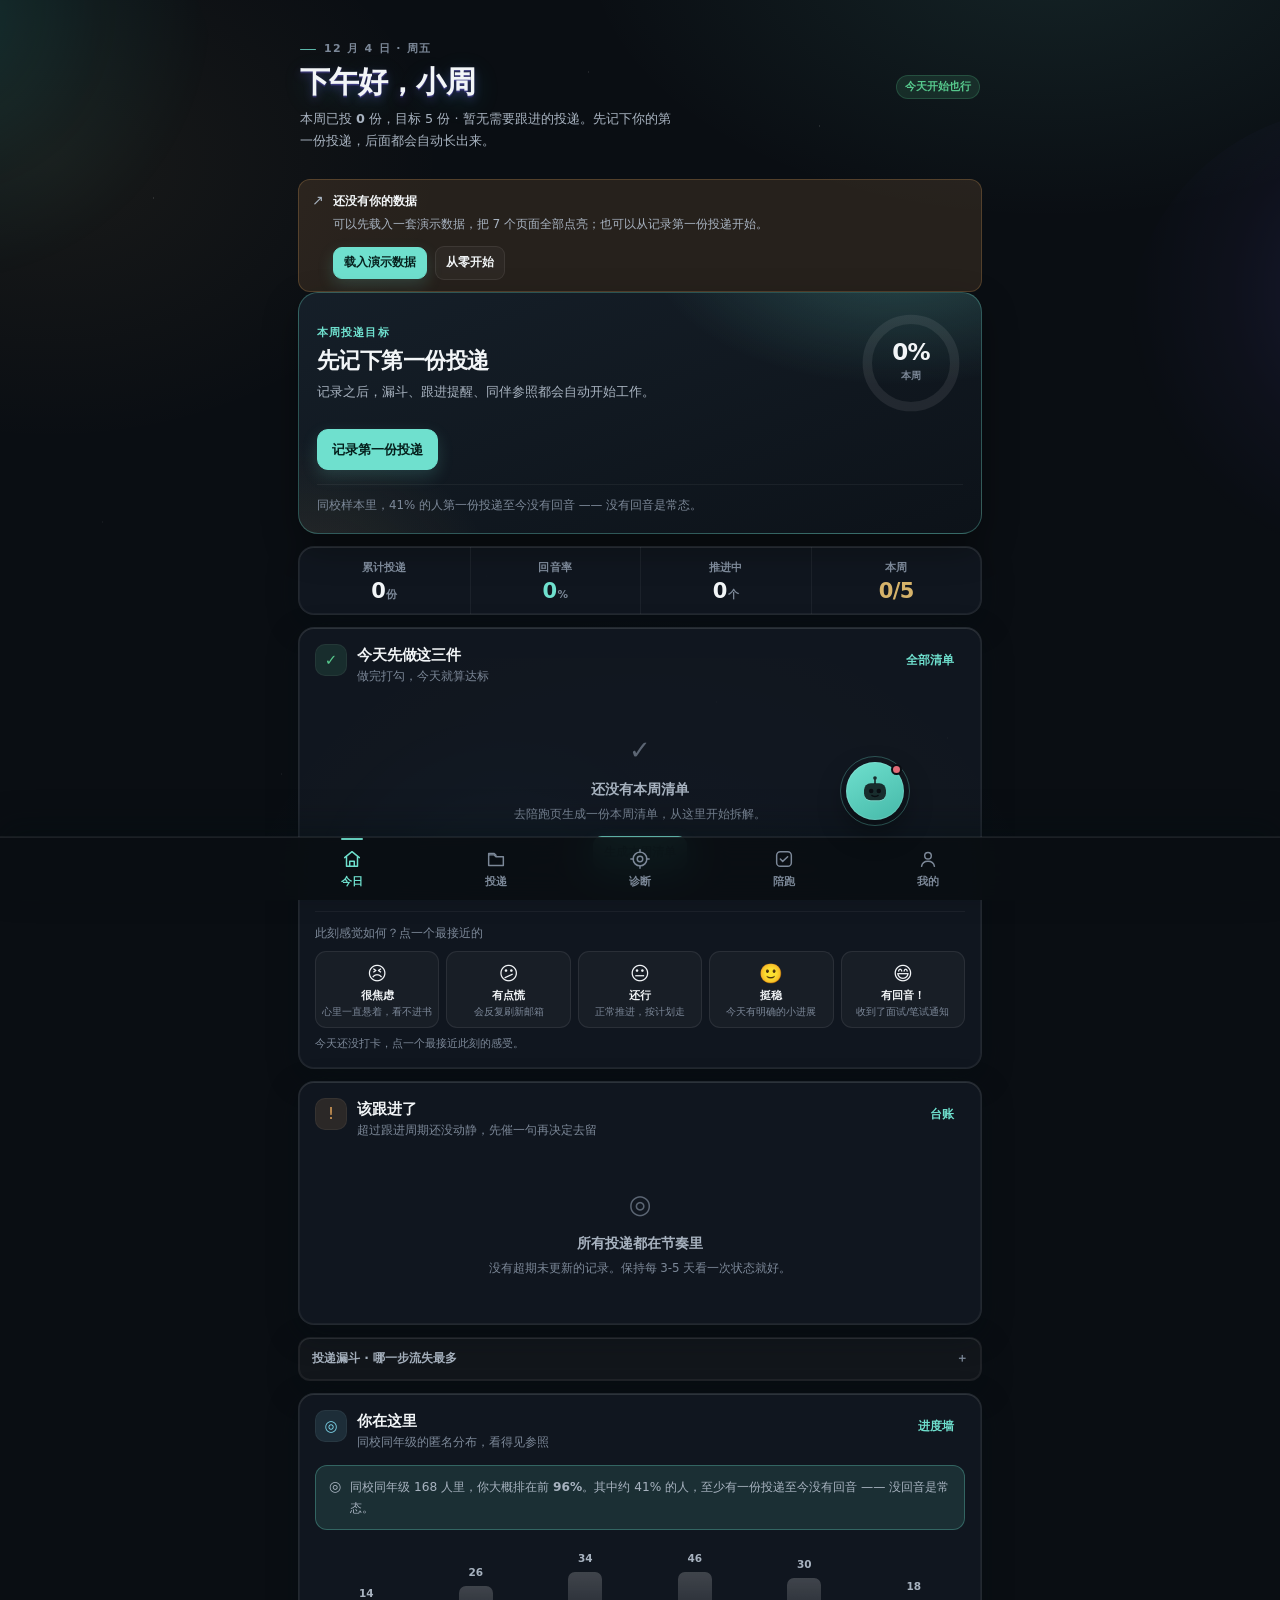
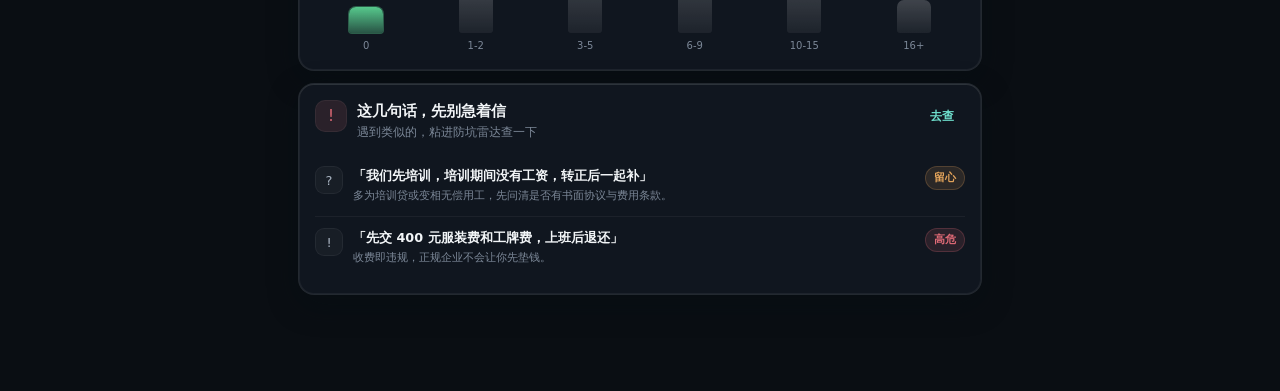
<file: index.html>
<!doctype html>
<html lang="zh-CN">
<head>
<meta charset="utf-8">
<meta name="viewport" content="width=device-width, initial-scale=1, viewport-fit=cover">
<title>回音 · 今日</title>
<link rel="stylesheet" href="css/style.css">
</head>
<body>

<div id="nav"></div>

<main class="wrap">

  <header class="ph">
    <span class="ph__eyebrow" id="greetDate">今天</span>
    <div class="ph__row">
      <h1 class="ph__title" id="greetTitle">你好</h1>
      <div class="ph__side"><span class="badge badge--mint" id="streakBadge">刚刚开始</span></div>
    </div>
    <p class="ph__desc" id="greetSub"></p>
  </header>

  <div id="firstRun"></div>

  <section class="today" id="todayCard"></section>

  <div class="statstrip mt-2" id="stats"></div>

  <section class="card mt-2">
    <div class="card__head">
      <div class="card__ico card__ico--mint">✓</div>
      <div style="flex:1;min-width:0">
        <div class="card__title">今天先做这三件</div>
        <div class="card__desc">做完打勾，今天就算达标</div>
      </div>
      <a class="btn btn--ghost btn--sm" href="sprint.html">全部清单</a>
    </div>
    <div id="todayTasks"></div>
    <div style="margin-top:12px;padding-top:12px;border-top:1px solid var(--line-2)">
      <div class="card__desc" style="margin-bottom:7px">此刻感觉如何？点一个最接近的</div>
      <div class="mood-row" id="moods"></div>
      <div class="field-note" id="moodHint" style="margin-top:6px"></div>
    </div>
  </section>

  <section class="card mt-2">
    <div class="card__head">
      <div class="card__ico card__ico--amber">!</div>
      <div style="flex:1;min-width:0">
        <div class="card__title">该跟进了 <span class="badge badge--amber" id="reminderCount" style="display:none"></span></div>
        <div class="card__desc">超过跟进周期还没动静，先催一句再决定去留</div>
      </div>
      <a class="btn btn--ghost btn--sm" href="tracker.html">台账</a>
    </div>
    <div id="reminders"></div>
  </section>

  <details class="fold mt-2" id="calendarCard" style="display:none">
    <summary>接下来的面试 <span class="badge badge--violet" id="calCount" style="display:none"></span></summary>
    <div class="fold__body" id="calendarList"></div>
  </details>

  <details class="fold mt-2">
    <summary>投递漏斗 · 哪一步流失最多</summary>
    <div class="fold__body">
      <div class="funnel" id="funnel"></div>
      <div class="field-note" id="funnelNote"></div>
      <a class="btn btn--sm mt-2" href="tracker.html">打开台账看全部</a>
    </div>
  </details>

  <section class="card mt-2">
    <div class="card__head">
      <div class="card__ico card__ico--cyan">◎</div>
      <div style="flex:1;min-width:0">
        <div class="card__title">你在这里</div>
        <div class="card__desc">同校同年级的匿名分布，看得见参照</div>
      </div>
      <a class="btn btn--ghost btn--sm" href="wall.html">进度墙</a>
    </div>
    <div id="peerSummary"></div>
    <div class="mt-2" id="peerBars"></div>
  </section>

  <section class="card mt-2">
    <div class="card__head">
      <div class="card__ico card__ico--rose">!</div>
      <div style="flex:1;min-width:0">
        <div class="card__title">这几句话，先别急着信</div>
        <div class="card__desc">遇到类似的，粘进防坑雷达查一下</div>
      </div>
      <a class="btn btn--ghost btn--sm" href="radar.html">去查</a>
    </div>
    <div id="phraseList"></div>
  </section>

</main>

<div id="foot"></div>

<script src="js/store.js"></script>
<script src="js/seed.js"></script>
<script src="js/ui.js"></script>
<script src="js/fx.js"></script>
<script src="js/agent.js"></script>
<script src="js/index.js"></script>
</body>
</html>
</file>
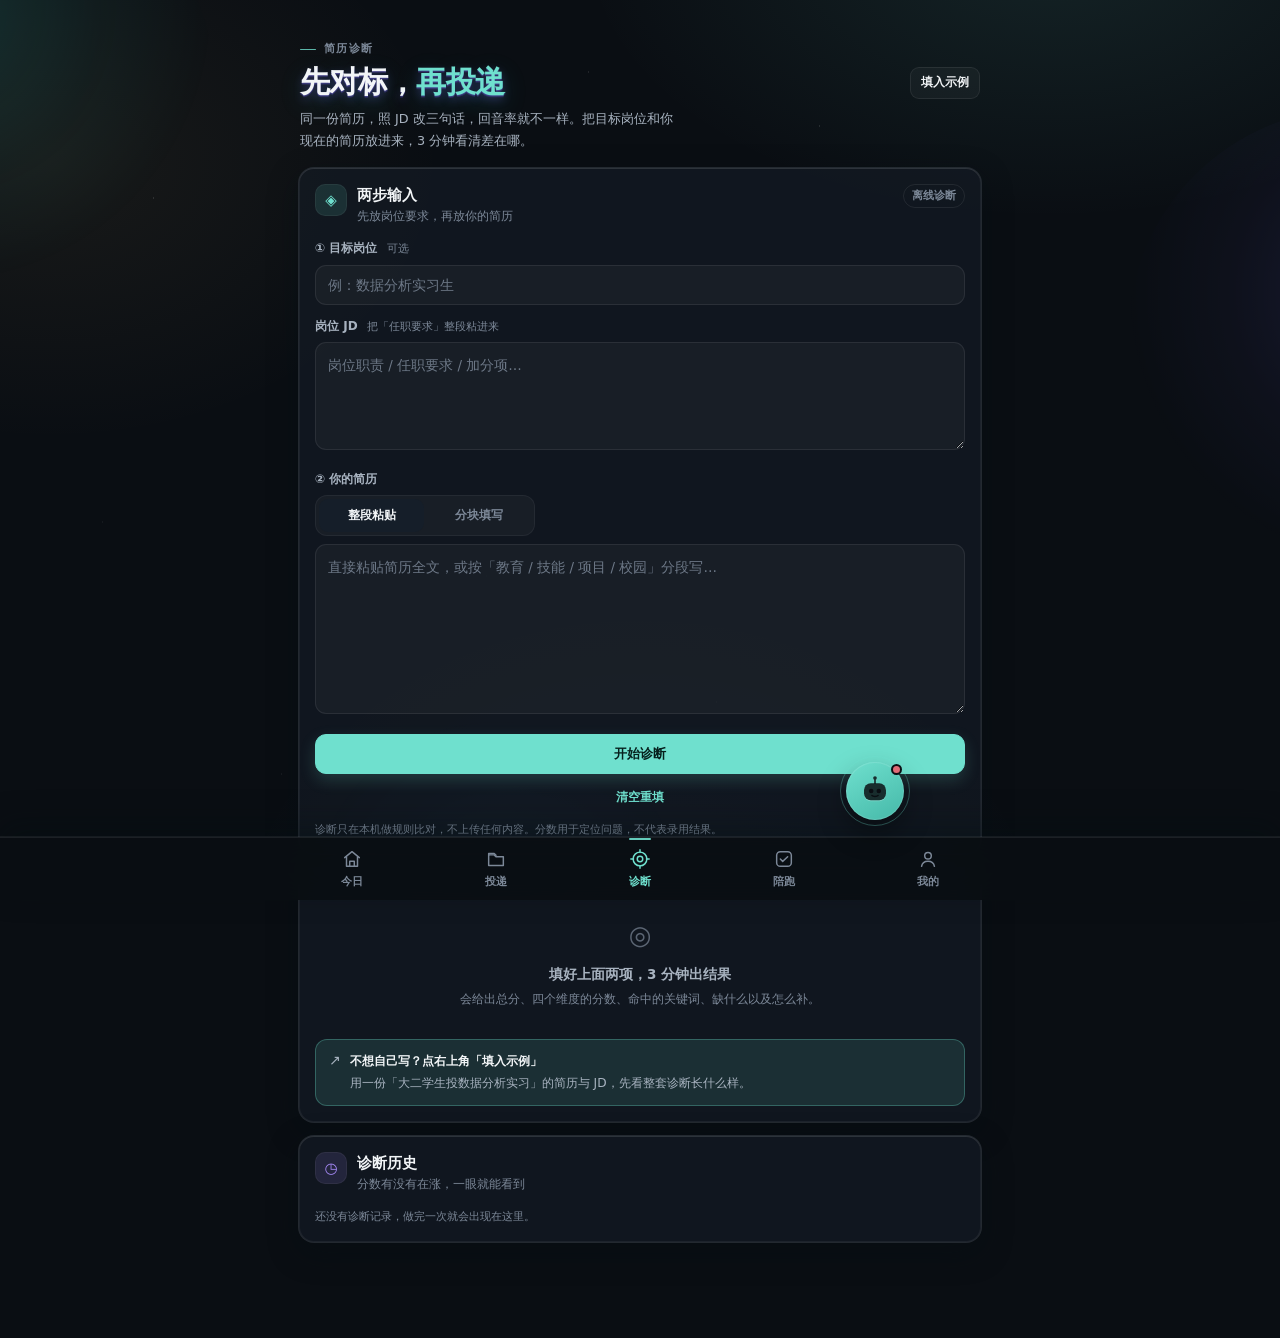
<file: diagnose.html>
<!doctype html>
<html lang="zh-CN">
<head>
<meta charset="utf-8">
<meta name="viewport" content="width=device-width, initial-scale=1, viewport-fit=cover">
<title>回音 · 简历诊断</title>
<link rel="stylesheet" href="css/style.css">
</head>
<body>

<div id="nav"></div>

<main class="wrap">

  <header class="ph">
    <span class="ph__eyebrow">简历诊断</span>
    <div class="ph__row">
      <h1 class="ph__title">先对标，<em>再投递</em></h1>
      <div class="ph__side">
        <button class="btn btn--sm" id="btnDemo">填入示例</button>
      </div>
    </div>
    <p class="ph__desc">同一份简历，照 JD 改三句话，回音率就不一样。把目标岗位和你现在的简历放进来，3 分钟看清差在哪。</p>
  </header>

  <section class="card" id="inputCard">
    <div class="card__head">
      <div class="card__ico">◈</div>
      <div style="flex:1;min-width:0">
        <div class="card__title">两步输入</div>
        <div class="card__desc">先放岗位要求，再放你的简历</div>
      </div>
      <span class="badge badge--line">离线诊断</span>
    </div>

    <div class="field">
      <label class="label" for="roleName">① 目标岗位 <span class="hint">可选</span></label>
      <input class="input" id="roleName" placeholder="例：数据分析实习生">
    </div>

    <div class="field">
      <label class="label" for="jdText">岗位 JD <span class="hint">把「任职要求」整段粘进来</span></label>
      <textarea class="textarea" id="jdText" placeholder="岗位职责 / 任职要求 / 加分项…"></textarea>
    </div>

    <div class="field">
      <label class="label">② 你的简历</label>
      <div class="seg" style="max-width:220px;margin-bottom:8px">
        <button class="seg__btn is-on" data-mode="paste">整段粘贴</button>
        <button class="seg__btn" data-mode="blocks">分块填写</button>
      </div>

      <div id="pasteForm">
        <textarea class="textarea textarea--tall" id="resumeText" placeholder="直接粘贴简历全文，或按「教育 / 技能 / 项目 / 校园」分段写…"></textarea>
      </div>

      <div id="blockForm" style="display:none">
        <div class="field">
          <label class="label" for="bEdu">教育背景</label>
          <textarea class="textarea" id="bEdu" placeholder="学校 · 专业 · 年级 · 相关课程"></textarea>
        </div>
        <div class="field">
          <label class="label" for="bSkill">技能</label>
          <textarea class="textarea" id="bSkill" placeholder="工具 / 语言 / 证书，写清熟练程度"></textarea>
        </div>
        <div class="field">
          <label class="label" for="bProj">项目 / 实习经历</label>
          <textarea class="textarea" id="bProj" placeholder="每段写：做了什么 → 怎么做的 → 结果如何"></textarea>
        </div>
        <div class="field">
          <label class="label" for="bCampus">校园经历与荣誉</label>
          <textarea class="textarea" id="bCampus" placeholder="社团 / 竞赛 / 奖学金"></textarea>
        </div>
      </div>
    </div>

    <div class="row">
      <button class="btn btn--primary btn--block" id="btnRun">开始诊断</button>
    </div>
    <div class="row mt-1" style="justify-content:center">
      <button class="btn btn--ghost btn--sm" id="btnClear">清空重填</button>
    </div>
    <div class="field-note">诊断只在本机做规则比对，不上传任何内容。分数用于定位问题，不代表录用结果。</div>
  </section>

  <div id="result" class="mt-2"></div>

  <section class="card mt-2">
    <div class="card__head">
      <div class="card__ico card__ico--violet">◷</div>
      <div style="flex:1;min-width:0">
        <div class="card__title">诊断历史</div>
        <div class="card__desc">分数有没有在涨，一眼就能看到</div>
      </div>
    </div>
    <div id="history"></div>
  </section>

</main>

<div id="foot"></div>

<script src="js/store.js"></script>
<script src="js/seed.js"></script>
<script src="js/ui.js"></script>
<script src="js/fx.js"></script>
<script src="js/agent.js"></script>
<script src="js/diagnose.js"></script>
</body>
</html>
</file>
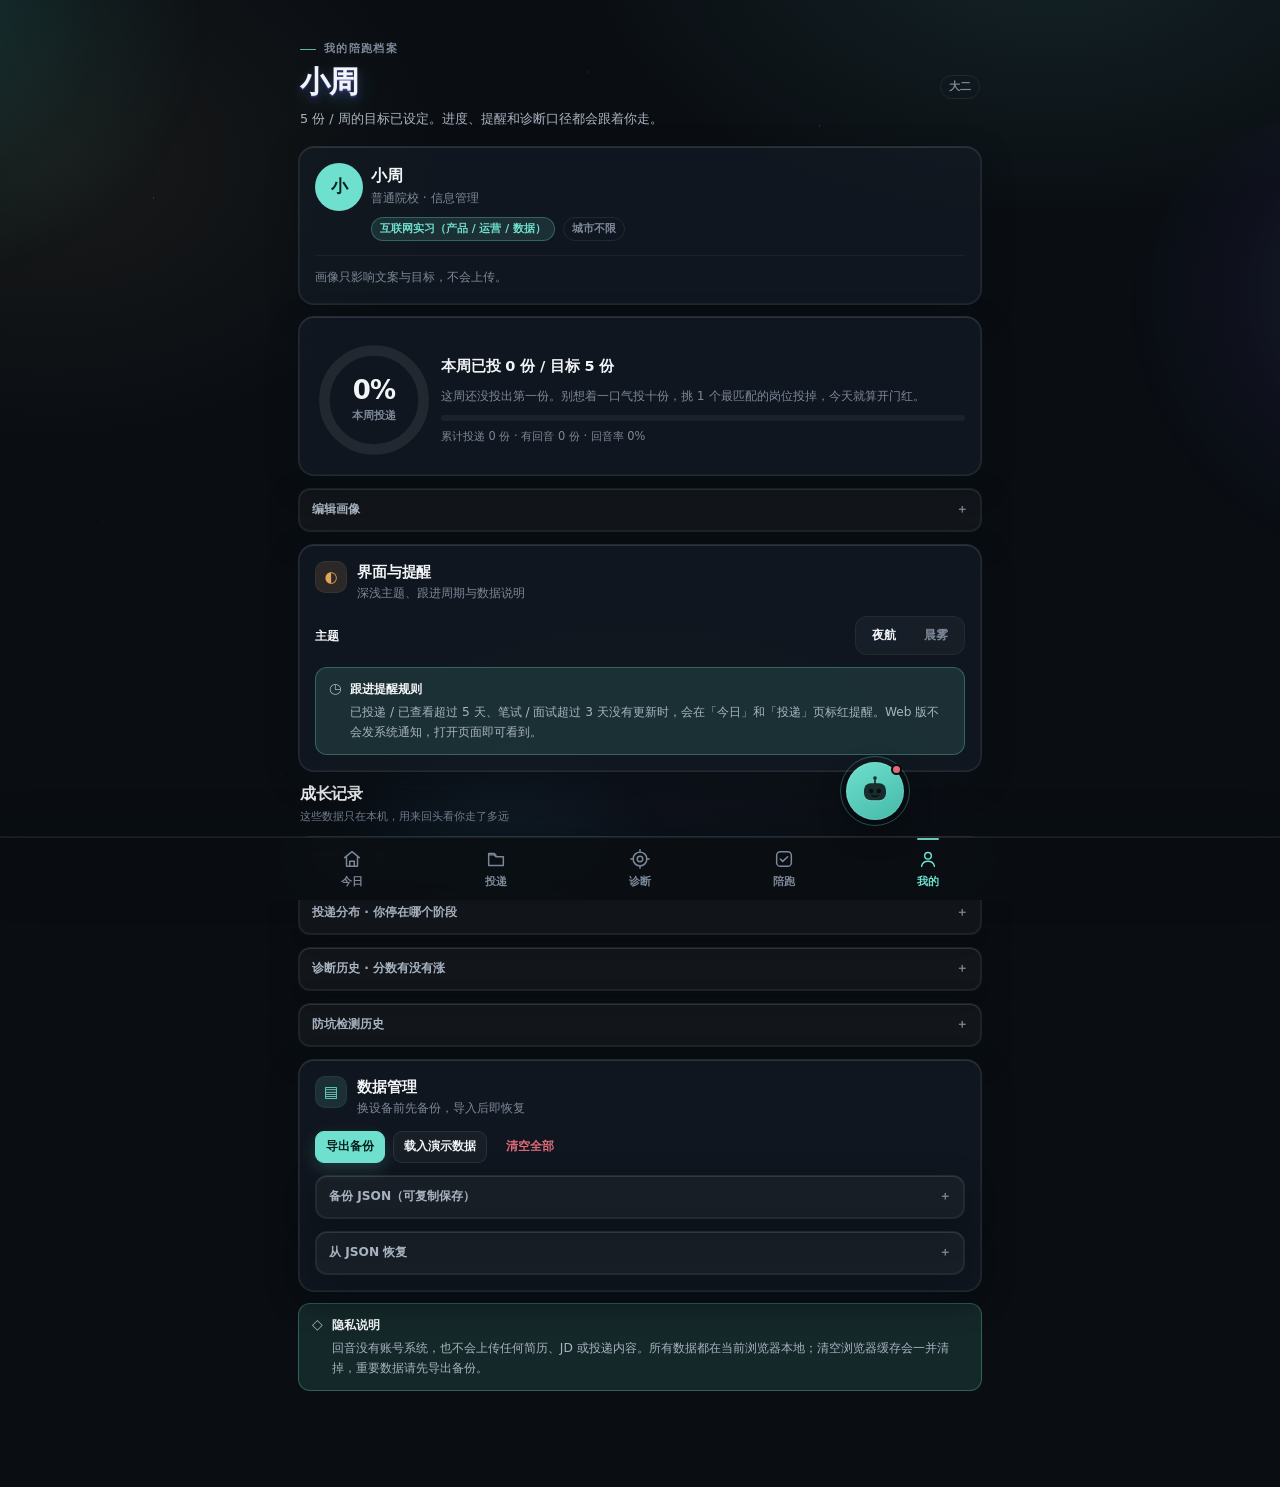
<file: profile.html>
<!doctype html>
<html lang="zh-CN">
<head>
<meta charset="utf-8">
<meta name="viewport" content="width=device-width, initial-scale=1, viewport-fit=cover">
<title>回音 · 我的</title>
<link rel="stylesheet" href="css/style.css">
</head>
<body>

<div id="nav"></div>

<main class="wrap">

  <header class="ph">
    <span class="ph__eyebrow">我的陪跑档案</span>
    <div class="ph__row">
      <h1 class="ph__title" id="pfName">我的</h1>
      <div class="ph__side"><span class="badge badge--line" id="pfGrade">大二</span></div>
    </div>
    <p class="ph__desc" id="pfSub">设定一次，进度、提醒和诊断口径都会跟着你走。</p>
  </header>

  <section class="card">
    <div class="row" style="flex-wrap:nowrap;align-items:flex-start">
      <span class="ava" id="pfAva" style="width:48px;height:48px;font-size:17px">回</span>
      <div style="flex:1;min-width:0">
        <div style="font-size:16px;font-weight:750;letter-spacing:-.02em" id="pfCardName">同学</div>
        <div class="card__desc" id="pfCardSub">普通院校 · 未填写专业</div>
        <div class="row mt-1">
          <span class="badge badge--brand" id="pfRole">互联网实习</span>
          <span class="badge badge--line" id="pfCity">城市不限</span>
        </div>
      </div>
    </div>
    <div class="card__foot">
      <span class="card__desc">画像只影响文案与目标，不会上传。</span>
    </div>
  </section>

  <section class="card mt-2" id="goalBox"></section>

  <details class="fold mt-2">
    <summary>编辑画像</summary>
    <div class="fold__body">
      <div class="form-grid mt-2">
        <div class="field">
          <label class="label" for="fName">称呼</label>
          <input class="input" id="fName" placeholder="例：小周">
        </div>
        <div class="field">
          <label class="label" for="fGrade">年级</label>
          <select class="select" id="fGrade">
            <option>大一</option><option>大二</option><option>大三</option>
            <option>大四</option><option>研一</option><option>研二</option><option>已毕业</option>
          </select>
        </div>
        <div class="field">
          <label class="label" for="fSchool">学校</label>
          <input class="input" id="fSchool" placeholder="例：华东师范大学">
        </div>
        <div class="field">
          <label class="label" for="fMajor">专业</label>
          <input class="input" id="fMajor" placeholder="例：信息管理">
        </div>
        <div class="field span-2">
          <label class="label" for="fRole">目标岗位</label>
          <input class="input" id="fRole" placeholder="例：数据分析 / 产品运营">
        </div>
        <div class="field">
          <label class="label" for="fCity">目标城市</label>
          <input class="input" id="fCity" placeholder="例：上海 / 不限">
        </div>
        <div class="field">
          <label class="label" for="fGoal">每周投递目标 <span class="hint">1-30</span></label>
          <input class="input" id="fGoal" type="number" min="1" max="30">
        </div>
      </div>
      <button class="btn btn--primary btn--block" id="btnSave">保存画像</button>
    </div>
  </details>

  <section class="card mt-2">
    <div class="card__head">
      <div class="card__ico card__ico--amber">◐</div>
      <div style="flex:1;min-width:0">
        <div class="card__title">界面与提醒</div>
        <div class="card__desc">深浅主题、跟进周期与数据说明</div>
      </div>
    </div>
    <div class="row row--between">
      <span style="font-size:12.4px;font-weight:650">主题</span>
      <div class="tabs" id="themeTabs">
        <button class="tab" data-theme-val="dark">夜航</button>
        <button class="tab" data-theme-val="light">晨雾</button>
      </div>
    </div>
    <div class="note note--ico mt-2">
      <span class="ico">◷</span>
      <span><span class="note__t">跟进提醒规则</span>
      已投递 / 已查看超过 5 天、笔试 / 面试超过 3 天没有更新时，会在「今日」和「投递」页标红提醒。Web 版不会发系统通知，打开页面即可看到。</span>
    </div>
  </section>

  <section class="mt-2">
    <div class="section-head" style="margin-top:0">
      <h2>成长记录</h2>
      <span class="sub">这些数据只在本机，用来回头看你走了多远</span>
    </div>

    <details class="fold">
      <summary>情绪曲线 · 最近 7 天</summary>
      <div class="fold__body" id="growMood"></div>
    </details>

    <details class="fold mt-2">
      <summary>投递分布 · 你停在哪个阶段</summary>
      <div class="fold__body" id="growFunnel"></div>
    </details>

    <details class="fold mt-2">
      <summary>诊断历史 · 分数有没有涨</summary>
      <div class="fold__body" id="growDiag"></div>
    </details>

    <details class="fold mt-2">
      <summary>防坑检测历史</summary>
      <div class="fold__body" id="growRadar"></div>
    </details>
  </section>

  <section class="card mt-2">
    <div class="card__head">
      <div class="card__ico">▤</div>
      <div style="flex:1;min-width:0">
        <div class="card__title">数据管理</div>
        <div class="card__desc">换设备前先备份，导入后即恢复</div>
      </div>
    </div>

    <div class="row">
      <button class="btn btn--primary btn--sm" id="btnExport">导出备份</button>
      <button class="btn btn--sm" id="btnDemo">载入演示数据</button>
      <button class="btn btn--danger-ghost btn--sm" id="btnReset">清空全部</button>
    </div>

    <details class="fold mt-2">
      <summary>备份 JSON（可复制保存）</summary>
      <div class="fold__body">
        <textarea class="textarea" id="exportBox" readonly style="min-height:96px;font-size:11px"></textarea>
      </div>
    </details>

    <details class="fold mt-2">
      <summary>从 JSON 恢复</summary>
      <div class="fold__body">
        <textarea class="textarea" id="importBox" placeholder="把之前导出的 JSON 整段粘贴进来…" style="min-height:96px"></textarea>
        <button class="btn btn--primary btn--block mt-2" id="btnImport">导入并覆盖</button>
      </div>
    </details>
  </section>

  <div class="note note--ico mt-2">
    <span class="ico">◇</span>
    <span><span class="note__t">隐私说明</span>
    回音没有账号系统，也不会上传任何简历、JD 或投递内容。所有数据都在当前浏览器本地；清空浏览器缓存会一并清掉，重要数据请先导出备份。</span>
  </div>

</main>

<div id="foot"></div>

<script src="js/store.js"></script>
<script src="js/seed.js"></script>
<script src="js/ui.js"></script>
<script src="js/fx.js"></script>
<script src="js/agent.js"></script>
<script src="js/profile.js"></script>
</body>
</html>
</file>
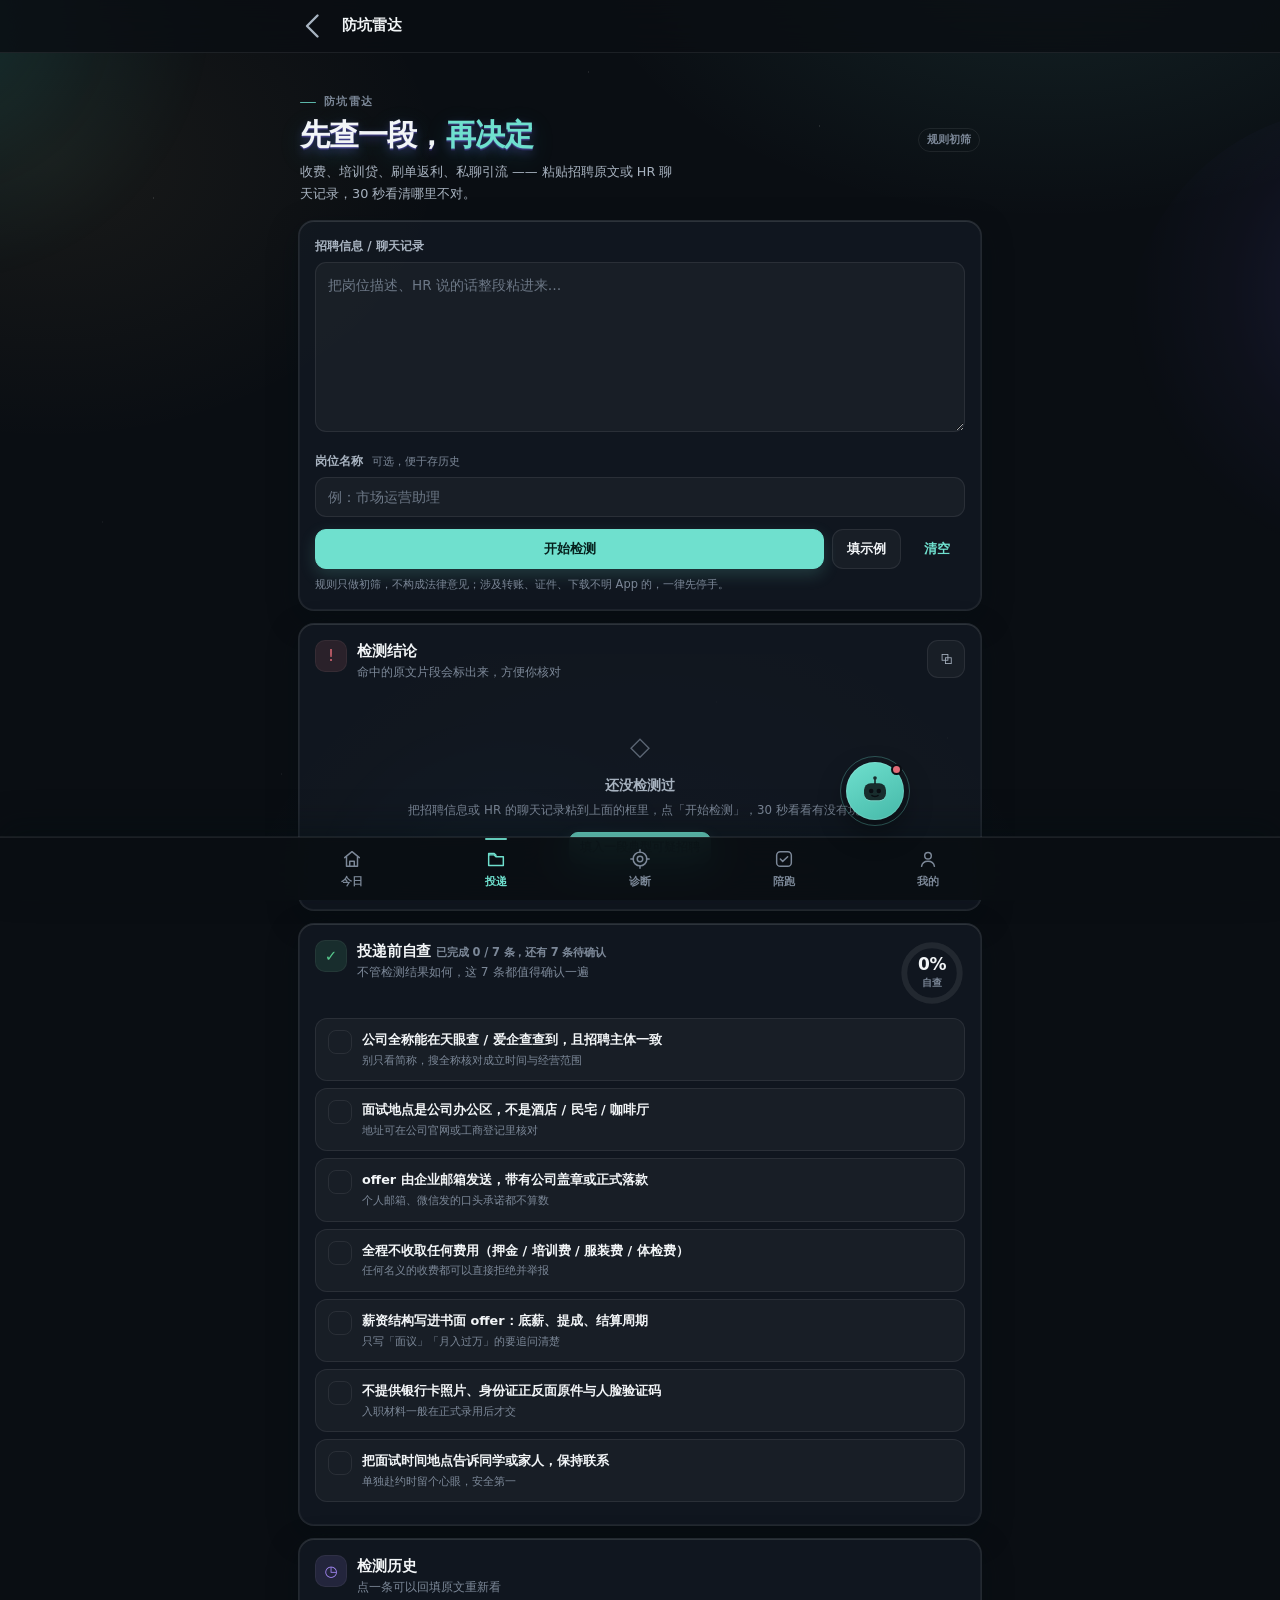
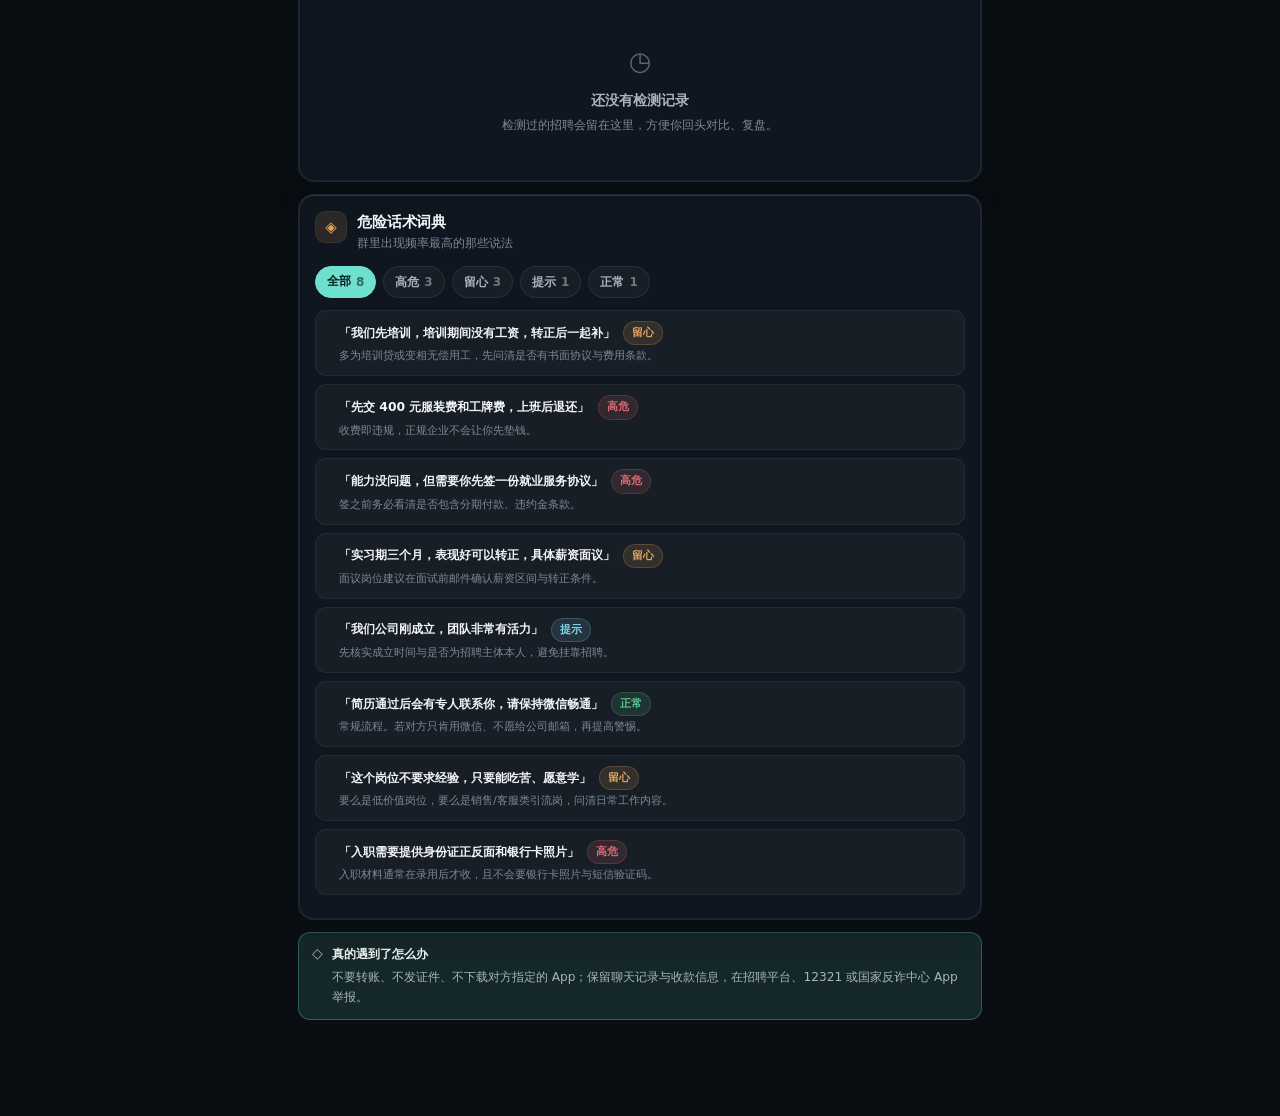
<file: radar.html>
<!doctype html>
<html lang="zh-CN">
<head>
<meta charset="utf-8">
<meta name="viewport" content="width=device-width, initial-scale=1, viewport-fit=cover">
<title>回音 · 防坑雷达</title>
<link rel="stylesheet" href="css/style.css">
</head>
<body>

<div id="nav"></div>

<main class="wrap">

  <header class="ph">
    <span class="ph__eyebrow">防坑雷达</span>
    <div class="ph__row">
      <h1 class="ph__title">先查一段，<em>再决定</em></h1>
      <div class="ph__side"><span class="badge badge--line">规则初筛</span></div>
    </div>
    <p class="ph__desc">收费、培训贷、刷单返利、私聊引流 —— 粘贴招聘原文或 HR 聊天记录，30 秒看清哪里不对。</p>
  </header>

  <section class="card">
    <div class="field">
      <label class="label" for="radarText">招聘信息 / 聊天记录</label>
      <textarea class="textarea textarea--tall" id="radarText" placeholder="把岗位描述、HR 说的话整段粘进来…"></textarea>
    </div>
    <div class="field">
      <label class="label" for="radarPos">岗位名称 <span class="hint">可选，便于存历史</span></label>
      <input class="input" id="radarPos" placeholder="例：市场运营助理">
    </div>
    <div class="row">
      <button class="btn btn--primary" id="btnScan" style="flex:1">开始检测</button>
      <button class="btn" id="btnDemo">填示例</button>
      <button class="btn btn--ghost" id="btnClear">清空</button>
    </div>
    <div class="field-note">规则只做初筛，不构成法律意见；涉及转账、证件、下载不明 App 的，一律先停手。</div>
  </section>

  <section class="card mt-2">
    <div class="card__head">
      <div class="card__ico card__ico--rose">!</div>
      <div style="flex:1;min-width:0">
        <div class="card__title">检测结论</div>
        <div class="card__desc">命中的原文片段会标出来，方便你核对</div>
      </div>
      <button class="icon-btn" id="btnCopy" title="复制结论" aria-label="复制结论">⧉</button>
    </div>
    <div id="resultBody"></div>
  </section>

  <section class="card mt-2">
    <div class="card__head">
      <div class="card__ico card__ico--mint">✓</div>
      <div style="flex:1;min-width:0">
        <div class="card__title">投递前自查 <span class="field-note" id="checkNote"></span></div>
        <div class="card__desc">不管检测结果如何，这 7 条都值得确认一遍</div>
      </div>
      <div id="checkRing" style="flex:none"></div>
    </div>
    <div id="checkList"></div>
  </section>

  <section class="card mt-2">
    <div class="card__head">
      <div class="card__ico card__ico--violet">◷</div>
      <div style="flex:1;min-width:0">
        <div class="card__title">检测历史</div>
        <div class="card__desc">点一条可以回填原文重新看</div>
      </div>
    </div>
    <div id="radarHistory"></div>
  </section>

  <section class="card mt-2">
    <div class="card__head">
      <div class="card__ico card__ico--amber">◈</div>
      <div style="flex:1;min-width:0">
        <div class="card__title">危险话术词典</div>
        <div class="card__desc">群里出现频率最高的那些说法</div>
      </div>
    </div>
    <div class="chips mt-1" id="phraseChips"></div>
    <div class="mt-2" id="phraseList"></div>
  </section>

  <div class="note note--ico mt-2">
    <span class="ico">◇</span>
    <span><span class="note__t">真的遇到了怎么办</span>
    不要转账、不发证件、不下载对方指定的 App；保留聊天记录与收款信息，在招聘平台、12321 或国家反诈中心 App 举报。</span>
  </div>

</main>

<div id="foot"></div>

<script src="js/store.js"></script>
<script src="js/seed.js"></script>
<script src="js/ui.js"></script>
<script src="js/fx.js"></script>
<script src="js/agent.js"></script>
<script src="js/radar.js"></script>
</body>
</html>
</file>
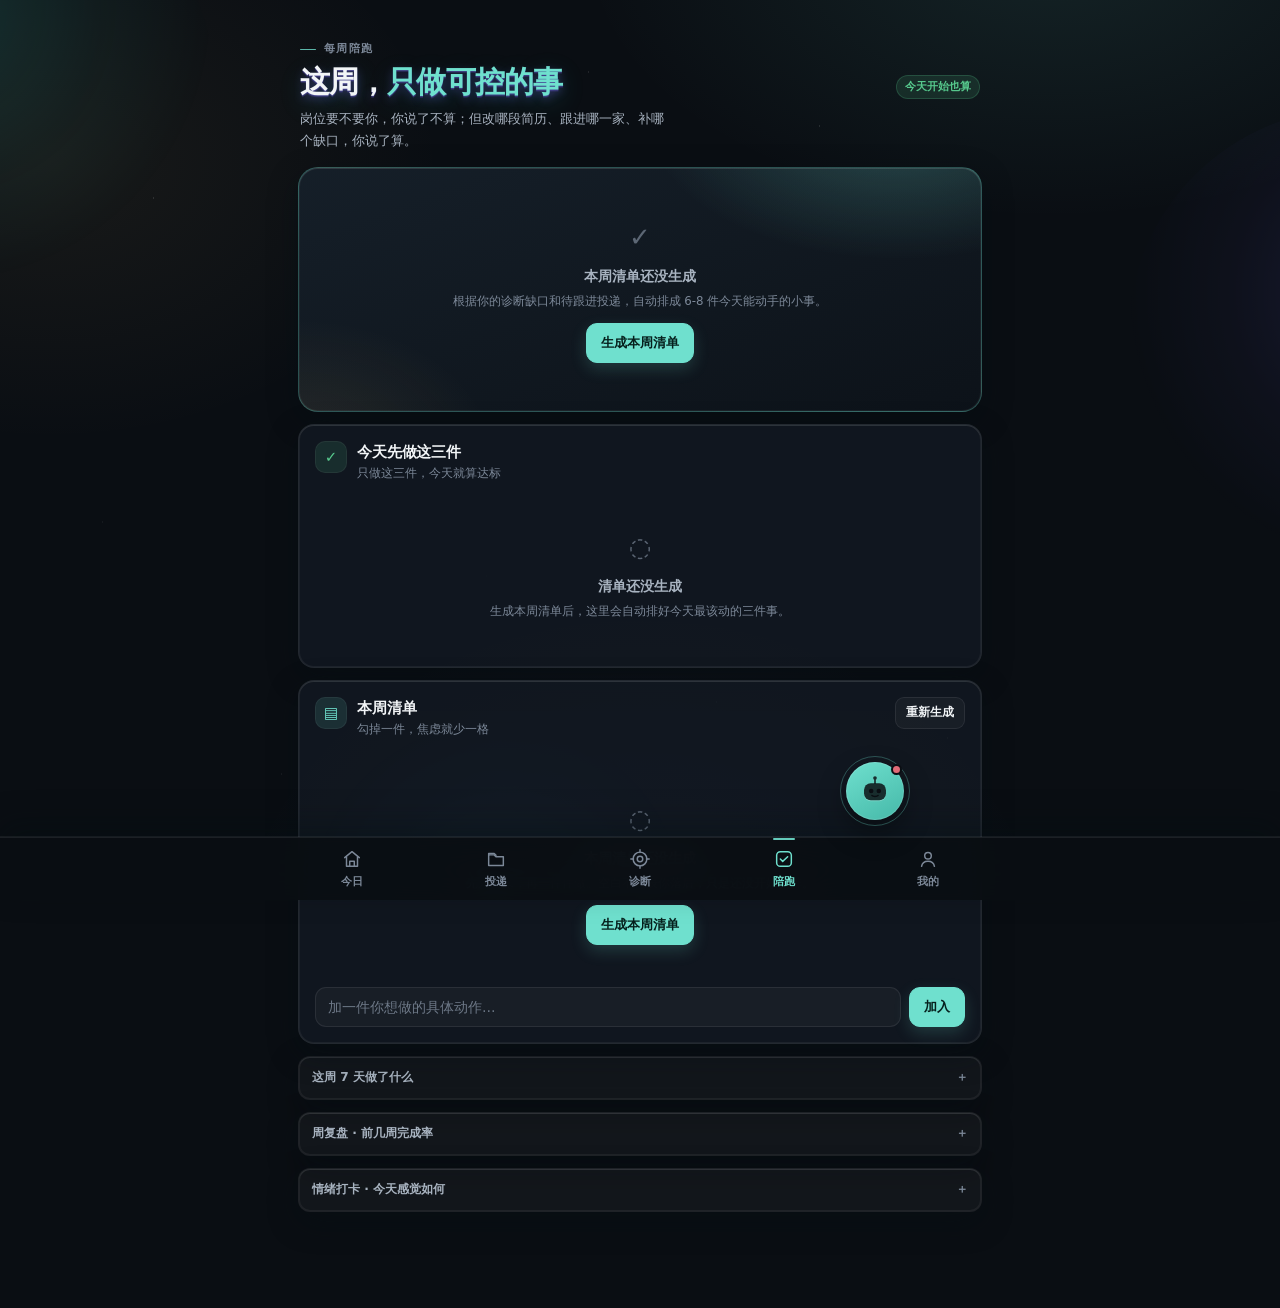
<file: sprint.html>
<!doctype html>
<html lang="zh-CN">
<head>
<meta charset="utf-8">
<meta name="viewport" content="width=device-width, initial-scale=1, viewport-fit=cover">
<title>回音 · 每周陪跑</title>
<link rel="stylesheet" href="css/style.css">
</head>
<body>

<div id="nav"></div>

<main class="wrap">

  <header class="ph">
    <span class="ph__eyebrow">每周陪跑</span>
    <div class="ph__row">
      <h1 class="ph__title">这周，<em>只做可控的事</em></h1>
      <div class="ph__side"><span class="badge badge--mint" id="streak">连续 0 天</span></div>
    </div>
    <p class="ph__desc">岗位要不要你，你说了不算；但改哪段简历、跟进哪一家、补哪个缺口，你说了算。</p>
  </header>

  <section class="card today" id="sprintTop"></section>

  <section class="card mt-2">
    <div class="card__head">
      <div class="card__ico card__ico--mint">✓</div>
      <div style="flex:1;min-width:0">
        <div class="card__title">今天先做这三件</div>
        <div class="card__desc">只做这三件，今天就算达标</div>
      </div>
    </div>
    <div id="today3"></div>
  </section>

  <section class="card mt-2">
    <div class="card__head">
      <div class="card__ico">▤</div>
      <div style="flex:1;min-width:0">
        <div class="card__title">本周清单</div>
        <div class="card__desc">勾掉一件，焦虑就少一格</div>
      </div>
      <button class="btn btn--sm" id="btnGenTop">重新生成</button>
    </div>

    <div class="chips chips--scroll" id="filter"></div>

    <div id="list" class="mt-2"></div>

    <div class="row mt-2" style="flex-wrap:nowrap">
      <input class="input" id="newText" placeholder="加一件你想做的具体动作…" style="flex:1;min-width:0">
      <button class="btn btn--primary" id="btnAdd">加入</button>
    </div>
  </section>

  <details class="fold mt-2">
    <summary>这周 7 天做了什么</summary>
    <div class="fold__body" id="week7"></div>
  </details>

  <details class="fold mt-2">
    <summary>周复盘 · 前几周完成率</summary>
    <div class="fold__body" id="history"></div>
  </details>

  <details class="fold mt-2">
    <summary>情绪打卡 · 今天感觉如何</summary>
    <div class="fold__body">
      <div id="moodBar"></div>
      <div class="mood-row mt-2" id="moods"></div>
      <div class="field-note mt-1" id="moodHint"></div>
    </div>
  </details>

</main>

<div id="foot"></div>

<script src="js/store.js"></script>
<script src="js/seed.js"></script>
<script src="js/ui.js"></script>
<script src="js/fx.js"></script>
<script src="js/agent.js"></script>
<script src="js/sprint.js"></script>
</body>
</html>
</file>
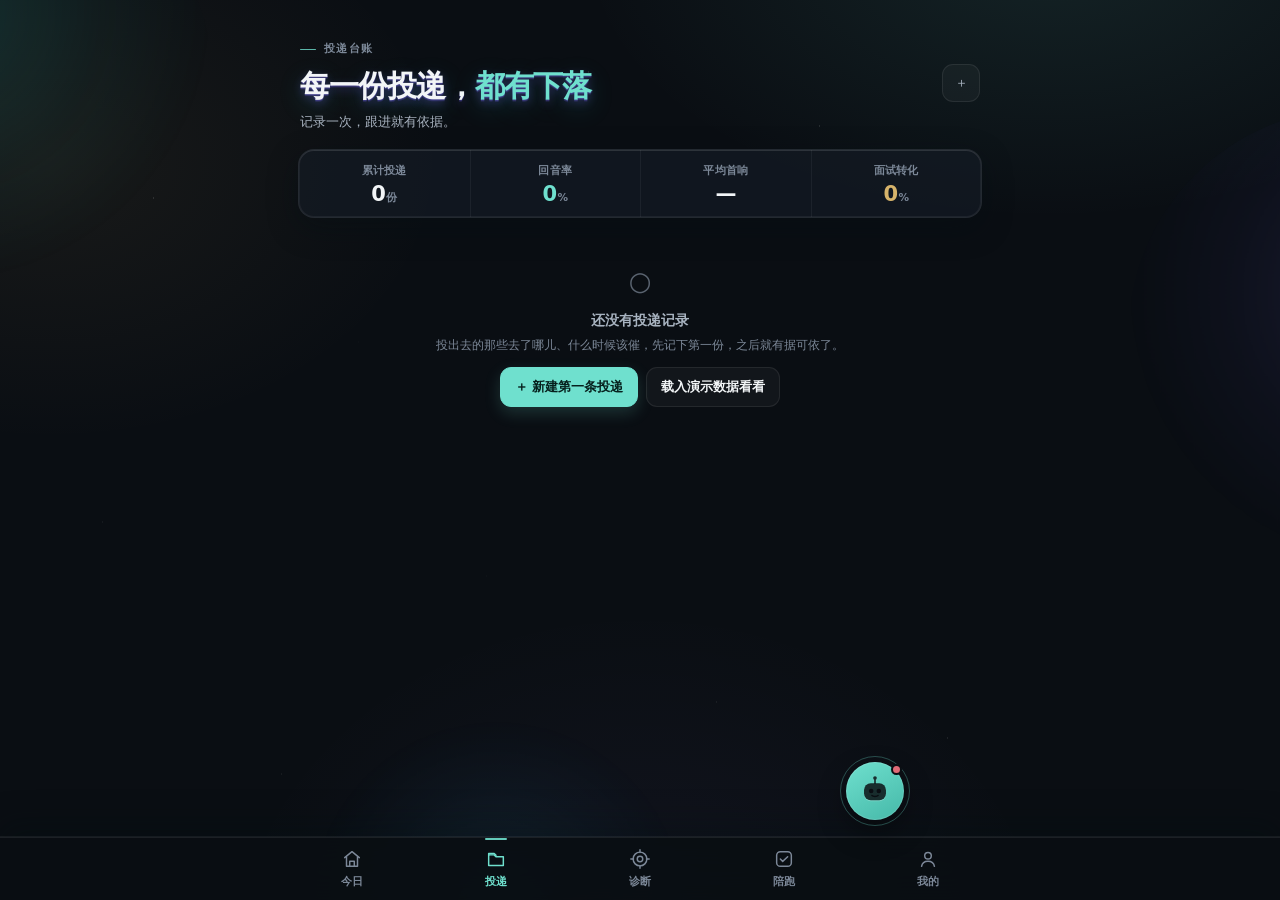
<file: tracker.html>
<!doctype html>
<html lang="zh-CN">
<head>
<meta charset="utf-8">
<meta name="viewport" content="width=device-width, initial-scale=1, viewport-fit=cover">
<title>回音 · 投递台账</title>
<link rel="stylesheet" href="css/style.css">
</head>
<body>

<div id="nav"></div>

<main class="wrap">

  <header class="ph">
    <span class="ph__eyebrow">投递台账</span>
    <div class="ph__row">
      <h1 class="ph__title">每一份投递，<em>都有下落</em></h1>
      <div class="ph__side">
        <button class="icon-btn" id="btnNew" aria-label="新建投递">＋</button>
      </div>
    </div>
    <p class="ph__desc" id="ledgerSub">记录一次，跟进就有依据。</p>
  </header>

  <div class="statstrip" id="stats"></div>

  <div id="filters">
    <div class="toolbar mt-2">
      <input class="input" id="q" placeholder="搜公司 / 岗位 / 备注">
      <div class="seg" id="viewTabs">
        <button class="seg__btn is-on" data-view="board">看板</button>
        <button class="seg__btn" data-view="list">列表</button>
      </div>
    </div>

    <div class="chips chips--scroll mt-2" id="stageChips"></div>

    <div class="toolbar mt-2">
      <select class="select" id="selChannel"><option value="">全部渠道</option></select>
      <select class="select" id="selSort">
        <option value="time">按投递时间</option>
        <option value="idle">按滞留天数</option>
      </select>
    </div>
  </div>

  <div id="emptyBox" class="mt-2"></div>

  <section id="ledger" class="mt-2">
    <div id="boardView"></div>
    <div id="listView"></div>
  </section>

  <div id="sideArea" class="mt-2">
    <section class="card">
      <div class="card__head">
        <div class="card__ico card__ico--amber">!</div>
        <div style="flex:1;min-width:0">
          <div class="card__title">该跟进了</div>
          <div class="card__desc">按滞留天数排序，先处理最久的</div>
        </div>
      </div>
      <div id="reminders"></div>
    </section>

    <section class="card mt-2">
      <div class="card__head">
        <div class="card__ico">▤</div>
        <div style="flex:1;min-width:0">
          <div class="card__title">渠道分布</div>
          <div class="card__desc">哪个渠道真的会回你</div>
        </div>
      </div>
      <div id="channelDist"></div>
    </section>

    <section class="card mt-2">
      <div class="card__head">
        <div class="card__ico card__ico--cyan">▥</div>
        <div style="flex:1;min-width:0">
          <div class="card__title">近 8 周投递量</div>
          <div class="card__desc">节奏比爆发更重要</div>
        </div>
      </div>
      <div id="weekBars"></div>
    </section>
  </div>

</main>

<div id="foot"></div>

<script src="js/store.js"></script>
<script src="js/seed.js"></script>
<script src="js/ui.js"></script>
<script src="js/fx.js"></script>
<script src="js/agent.js"></script>
<script src="js/tracker.js"></script>
</body>
</html>
</file>
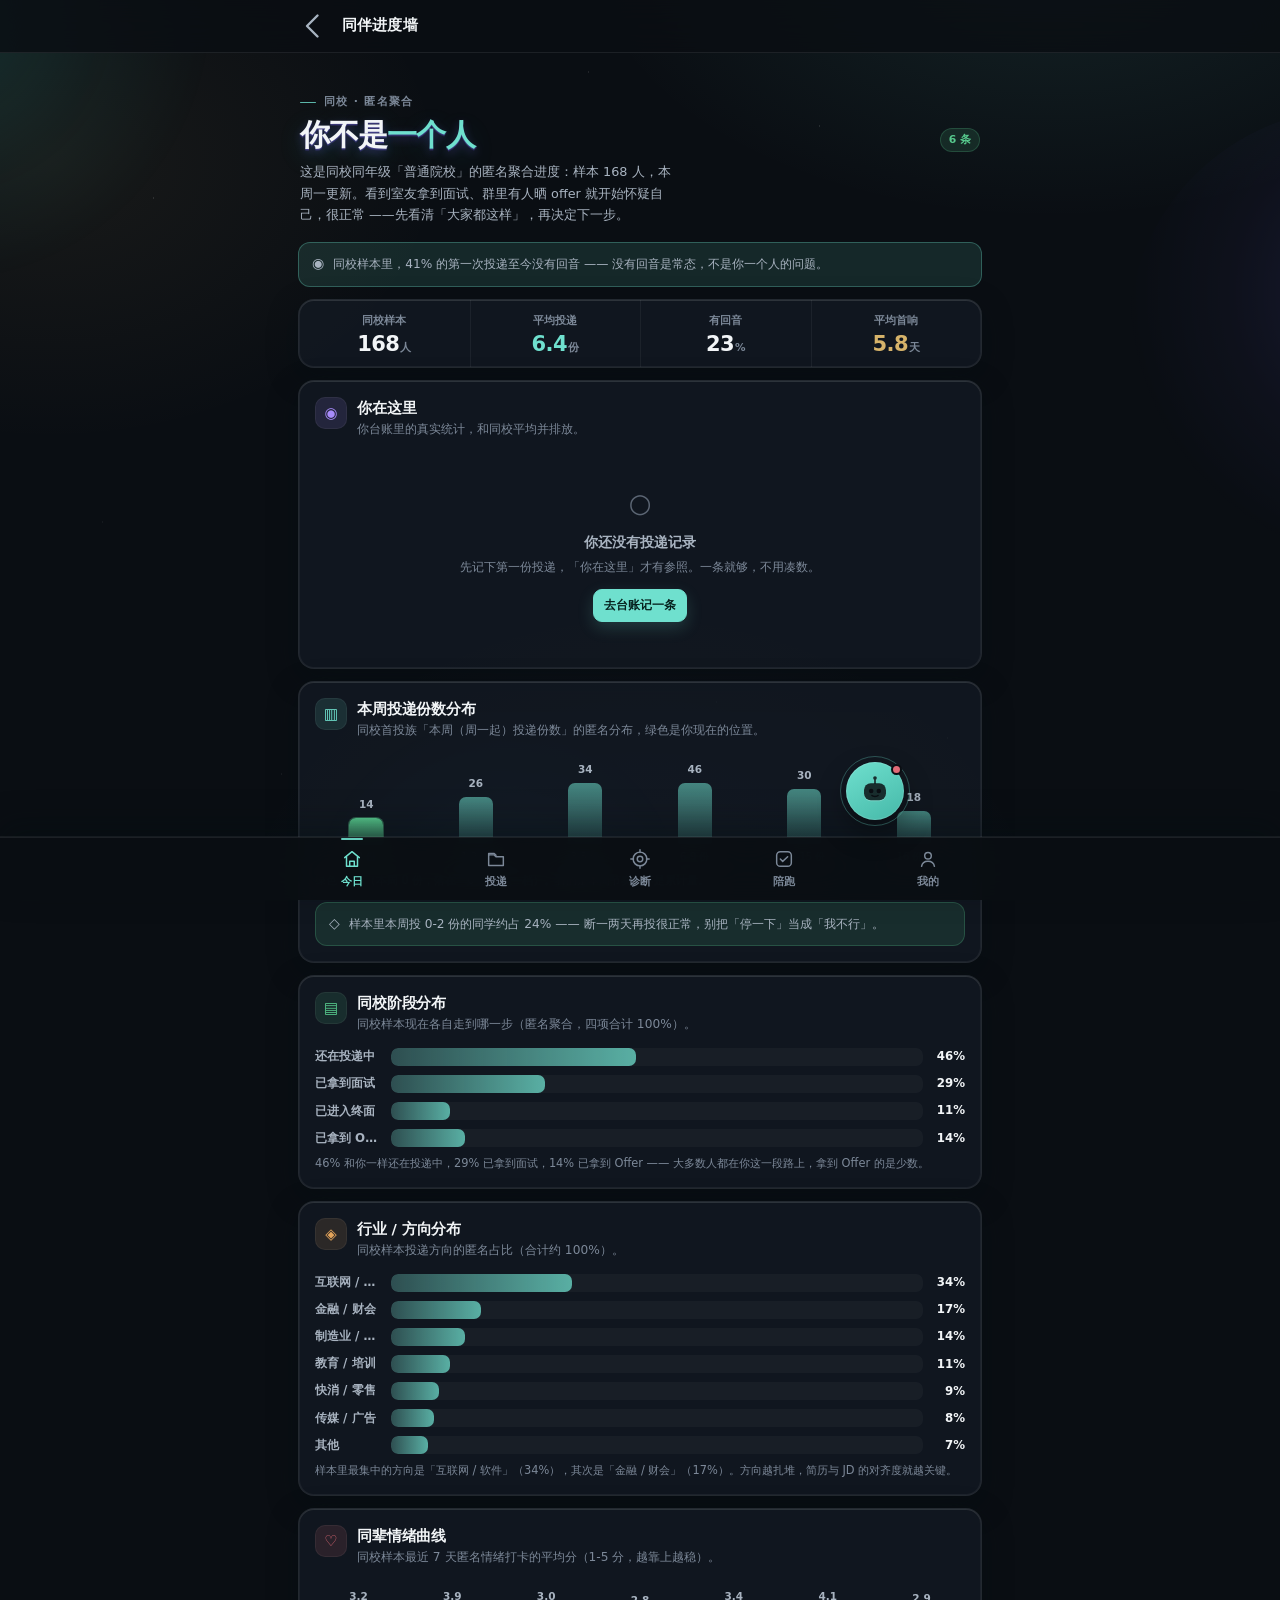
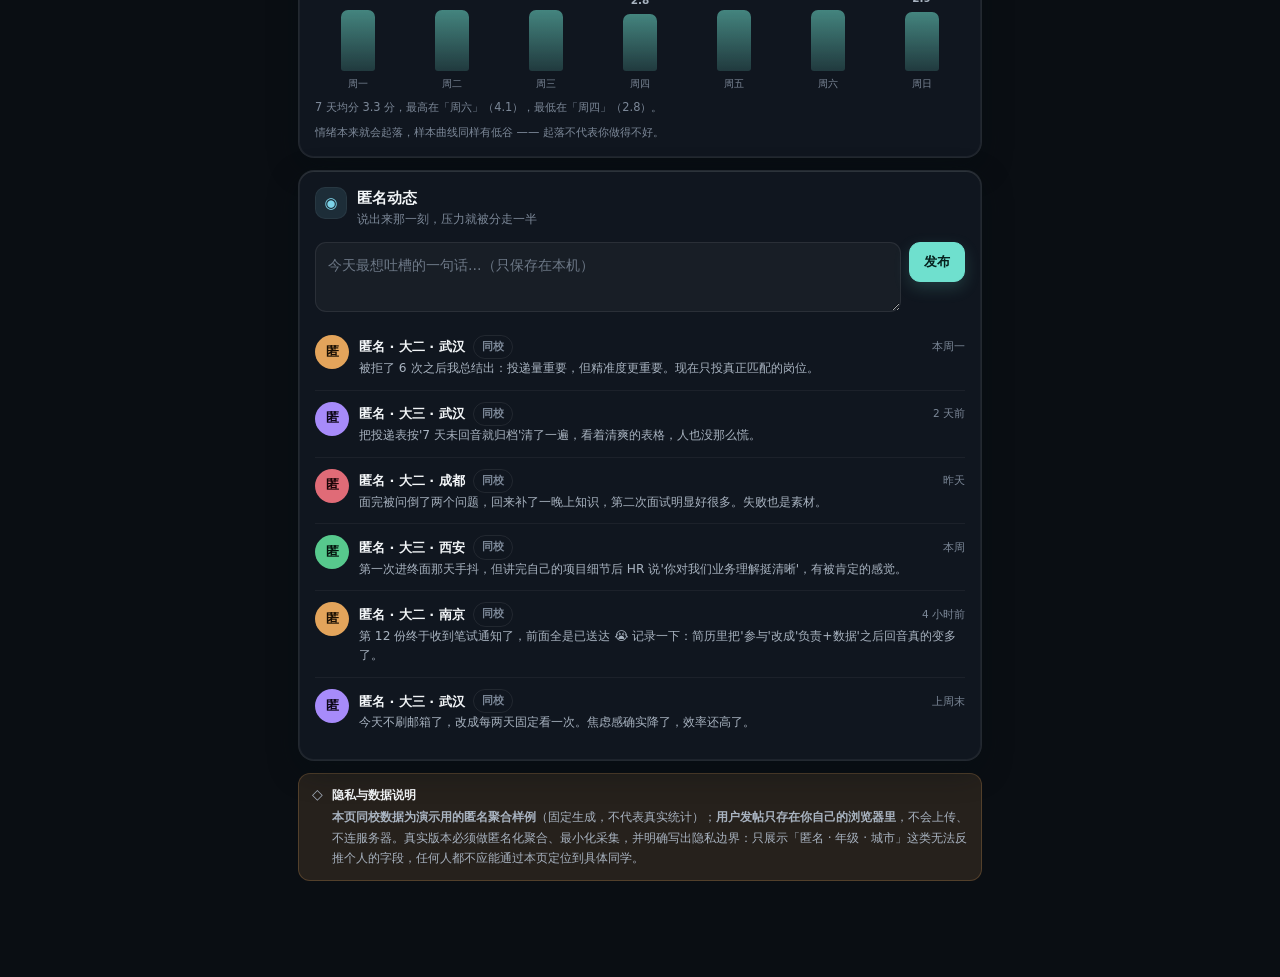
<file: wall.html>
<!doctype html>
<html lang="zh-CN">
<head>
<meta charset="utf-8">
<meta name="viewport" content="width=device-width, initial-scale=1, viewport-fit=cover">
<title>回音 · 同伴进度墙</title>
<link rel="stylesheet" href="css/style.css">
</head>
<body>

<div id="nav"></div>

<main class="wrap">

  <header class="ph">
    <span class="ph__eyebrow">同校 · 匿名聚合</span>
    <div class="ph__row">
      <h1 class="ph__title">你不是<em>一个人</em></h1>
      <div class="ph__side"><span class="badge badge--mint" id="feedCount">0 条</span></div>
    </div>
    <p class="ph__desc" id="heroSub"></p>
  </header>

  <div class="note note--ico">
    <span class="ico">◉</span><span id="heroQuote"></span>
  </div>

  <div class="statstrip mt-2" id="peerStats"></div>

  <section class="card mt-2" id="youCard"></section>

  <section class="card mt-2" id="weekCard"></section>

  <section class="card mt-2" id="stageCard"></section>

  <section class="card mt-2" id="industryCard"></section>

  <section class="card mt-2" id="moodCard"></section>

  <section class="card mt-2">
    <div class="card__head">
      <div class="card__ico card__ico--cyan">◉</div>
      <div style="flex:1;min-width:0">
        <div class="card__title">匿名动态</div>
        <div class="card__desc">说出来那一刻，压力就被分走一半</div>
      </div>
    </div>
    <div class="row" style="flex-wrap:nowrap;align-items:flex-start">
      <textarea class="textarea" id="fdText" placeholder="今天最想吐槽的一句话…（只保存在本机）" style="min-height:64px;flex:1"></textarea>
      <button class="btn btn--primary" id="fdSend" style="flex:none">发布</button>
    </div>
    <div id="feedList" class="mt-2"></div>
  </section>

  <div id="privacy" class="mt-2"></div>

</main>

<div id="foot"></div>

<script src="js/store.js"></script>
<script src="js/seed.js"></script>
<script src="js/ui.js"></script>
<script src="js/fx.js"></script>
<script src="js/agent.js"></script>
<script src="js/wall.js"></script>
</body>
</html>
</file>
<file: css/style.css>
/* ==========================================================================
   回音 · 投递陪跑助手 —— 设计系统
   深色默认「夜航墨蓝 × 雾面玻璃」，浅色可选「晨雾纸感」
   原生 CSS，无框架、无 CDN、离线可用；移动优先，桌面为居中应用列
   ========================================================================== */

/* ---------- 1. 变量 ---------- */
:root {
  --bg: #0A0E13;
  --bg-2: #101720;
  --bg-3: #151E29;
  --glass: rgba(20, 27, 36, .72);
  --glass-2: rgba(255, 255, 255, .035);
  --line: rgba(255, 255, 255, .08);
  --line-2: rgba(255, 255, 255, .05);

  --text: #F2F5F7;
  --text-2: #A8B3C0;
  --muted: #7C8898;

  --accent: #6FE0CE;
  --accent-2: #45B8A8;
  --accent-soft: rgba(111, 224, 206, .12);
  --accent-line: rgba(111, 224, 206, .3);

  --gold: #D6B36A;
  --gold-soft: rgba(214, 179, 106, .13);
  --success: #57C98D;
  --success-soft: rgba(87, 201, 141, .13);
  --warn: #E3A45B;
  --warn-soft: rgba(227, 164, 91, .13);
  --danger: #E06B77;
  --danger-soft: rgba(224, 107, 119, .13);
  --violet: #A78BFA;
  --violet-soft: rgba(167, 139, 250, .13);
  --cyan: #7DD3E8;
  --cyan-soft: rgba(125, 211, 232, .12);
  --brand: var(--accent);
  --brand-soft: var(--accent-soft);

  /* 旧版变量别名，保证历史组件不破 */
  --mint: var(--success);
  --mint-soft: var(--success-soft);
  --amber: var(--warn);
  --amber-soft: var(--warn-soft);
  --rose: var(--danger);
  --rose-soft: var(--danger-soft);
  --ink: var(--text);
  --ink-2: var(--text-2);

  --r-sm: 10px;
  --r: 16px;
  --r-lg: 20px;
  --r-pill: 999px;

  --sh-1: 0 1px 0 rgba(255, 255, 255, .05) inset, 0 8px 22px rgba(0, 0, 0, .22);
  --sh-2: 0 14px 34px rgba(0, 0, 0, .34);
  --sh-3: 0 18px 48px rgba(0, 0, 0, .46);

  --font: "Segoe UI", "Microsoft YaHei", "PingFang SC", "Hiragino Sans GB", system-ui, sans-serif;
  --mono: "Cascadia Mono", Consolas, ui-monospace, monospace;
  --tab-h: 62px;
  --app-w: 560px;
  --ease: cubic-bezier(.22, .61, .36, 1);
}

/* 浅色主题：晨雾纸感（在「我的」里切换） */
html[data-theme="light"] {
  --bg: #F5F2EC;
  --bg-2: #EDE9E1;
  --bg-3: #E4DFD5;
  --glass: rgba(255, 253, 248, .86);
  --glass-2: rgba(21, 26, 32, .035);
  --line: rgba(21, 26, 32, .1);
  --line-2: rgba(21, 26, 32, .06);
  --text: #151A20;
  --text-2: #46505C;
  --muted: #6B7480;
  --accent: #1C7C72;
  --accent-2: #12655D;
  --accent-soft: rgba(28, 124, 114, .1);
  --accent-line: rgba(28, 124, 114, .28);
  --gold: #8A6A25;
  --gold-soft: rgba(138, 106, 37, .1);
  --success: #1E8A5D;
  --success-soft: rgba(30, 138, 93, .1);
  --warn: #A8651A;
  --warn-soft: rgba(168, 101, 26, .1);
  --danger: #B73A4B;
  --danger-soft: rgba(183, 58, 75, .09);
  --violet: #6A4BD8;
  --violet-soft: rgba(106, 75, 216, .1);
  --cyan: #0D7C93;
  --cyan-soft: rgba(13, 124, 147, .1);
  --sh-1: 0 1px 0 rgba(255, 255, 255, .7) inset, 0 6px 18px rgba(38, 34, 26, .06);
  --sh-2: 0 10px 26px rgba(38, 34, 26, .1);
  --sh-3: 0 18px 44px rgba(38, 34, 26, .18);
}

/* ---------- 2. 基础 ---------- */
* { box-sizing: border-box; -webkit-tap-highlight-color: transparent; }
html, body { margin: 0; padding: 0; }
html { background: var(--bg); }
body {
  font-family: var(--font);
  background: var(--bg);
  background-image:
    radial-gradient(720px 420px at 82% -6%, rgba(111, 224, 206, .1), transparent 65%),
    radial-gradient(560px 400px at 4% 18%, rgba(214, 179, 106, .07), transparent 70%),
    radial-gradient(600px 520px at 50% 108%, rgba(167, 139, 250, .06), transparent 70%);
  background-attachment: fixed;
  color: var(--text);
  font-size: 14.5px;
  line-height: 1.62;
  -webkit-font-smoothing: antialiased;
  overflow-x: hidden;
  min-height: 100vh;
}
html[data-theme="light"] body {
  background-image:
    radial-gradient(700px 420px at 84% -8%, rgba(28, 124, 114, .09), transparent 65%),
    radial-gradient(560px 400px at 0% 22%, rgba(138, 106, 37, .07), transparent 70%);
}
a { color: var(--accent); text-decoration: none; }
a:hover { text-decoration: underline; }
h1, h2, h3, h4 { margin: 0; font-weight: 700; letter-spacing: -.015em; line-height: 1.28; }
p { margin: 0; }
button { font-family: inherit; color: inherit; }
img { max-width: 100%; }
::selection { background: var(--accent-soft); color: var(--text); }
:focus-visible { outline: 2px solid var(--accent-line); outline-offset: 2px; }

.wrap {
  width: 100%;
  max-width: var(--app-w);
  margin: 0 auto;
  padding: 18px 18px calc(var(--tab-h) + 34px);
}
.wrap--narrow { max-width: 480px; }

/* ---------- 3. 顶部 / 底部导航 ---------- */
.topbar {
  position: sticky; top: 0; z-index: 60;
  background: rgba(10, 14, 19, .82);
  -webkit-backdrop-filter: blur(14px);
  backdrop-filter: blur(14px);
  border-bottom: 1px solid var(--line);
}
html[data-theme="light"] .topbar { background: rgba(245, 242, 236, .86); }
.topbar__in {
  max-width: var(--app-w); margin: 0 auto; padding: 0 14px;
  height: 52px; display: flex; align-items: center; gap: 10px;
}
.topbar__back {
  width: 38px; height: 38px; border-radius: 11px; flex: none;
  display: grid; place-items: center; color: var(--text-2);
  background: transparent; border: 1px solid transparent; cursor: pointer;
}
.topbar__back:hover { background: var(--glass-2); border-color: var(--line); color: var(--text); }
.topbar__title { font-size: 14.5px; font-weight: 700; letter-spacing: .01em; }
.topbar__side { margin-left: auto; display: flex; align-items: center; gap: 8px; }

.tabbar {
  position: fixed; left: 0; right: 0; bottom: 0; z-index: 70;
  background: rgba(10, 14, 19, .94);
  -webkit-backdrop-filter: blur(16px);
  backdrop-filter: blur(16px);
  border-top: 1px solid var(--line);
  padding-bottom: env(safe-area-inset-bottom, 0);
}
html[data-theme="light"] .tabbar { background: rgba(250, 248, 243, .95); }
.tabbar__in {
  max-width: var(--app-w); margin: 0 auto;
  height: var(--tab-h);
  display: grid; grid-template-columns: repeat(5, 1fr);
}
.tabbar__item {
  position: relative;
  display: flex; flex-direction: column; align-items: center; justify-content: center; gap: 3px;
  color: var(--muted); font-size: 11px; font-weight: 600;
  text-decoration: none; min-height: 44px;
  transition: color .18s var(--ease);
}
.tabbar__item:hover { text-decoration: none; color: var(--text-2); }
.tabbar__item.is-on { color: var(--accent); }
.tabbar__item svg { width: 22px; height: 22px; stroke-width: 1.6; }
.tabbar__dot {
  position: absolute; top: 6px; right: calc(50% - 19px);
  min-width: 16px; height: 16px; padding: 0 4px;
  border-radius: var(--r-pill); background: var(--danger); color: #fff;
  font-size: 10px; line-height: 16px; text-align: center; font-weight: 700;
}
.tabbar__item.is-on::after {
  content: ""; position: absolute; top: 0; width: 22px; height: 2px;
  border-radius: 2px; background: var(--accent); opacity: .9;
}

/* ---------- 4. 页头 ---------- */
.ph { padding: 8px 2px 16px; }
.ph__eyebrow {
  display: inline-flex; align-items: center; gap: 8px;
  font-size: 11px; font-weight: 700; letter-spacing: .12em; text-transform: uppercase;
  color: var(--muted);
}
.ph__eyebrow::before {
  content: ""; width: 16px; height: 1.5px; border-radius: 2px; background: var(--accent); opacity: .8;
}
.ph__row { display: flex; align-items: flex-end; gap: 12px; margin-top: 6px; }
.ph__title { flex: 1; min-width: 0; font-size: 27px; font-weight: 800; letter-spacing: -.03em; line-height: 1.22; }
.ph__title em { font-style: normal; color: var(--accent); }
.ph__side { flex: none; display: flex; align-items: center; gap: 8px; padding-bottom: 2px; }
.ph__desc { margin-top: 7px; color: var(--text-2); font-size: 12.8px; line-height: 1.7; max-width: 46ch; }
.ph--sub { padding-bottom: 12px; }
.ph__title--sm { font-size: 22px; }

/* ---------- 5. 网格 / 间距 ---------- */
.grid { display: grid; gap: 12px; }
.grid--2 { grid-template-columns: repeat(2, minmax(0, 1fr)); }
.grid--3 { grid-template-columns: repeat(3, minmax(0, 1fr)); }
.grid--4 { grid-template-columns: repeat(4, minmax(0, 1fr)); }
.grid--auto { grid-template-columns: repeat(auto-fill, minmax(240px, 1fr)); }
.grid--side { grid-template-columns: minmax(0, 1fr); }
.grid--side-l { grid-template-columns: minmax(0, 1fr); }
.mt-0 { margin-top: 0; }
.mt-1 { margin-top: 8px; }
.mt-2 { margin-top: 12px; }
.mt-3 { margin-top: 20px; }
.mb-2 { margin-bottom: 12px; }
.row { display: flex; gap: 8px; align-items: center; flex-wrap: wrap; }
.row--end { justify-content: flex-end; }
.row--between { justify-content: space-between; }
.spacer { flex: 1; }

/* ---------- 6. 卡片 ---------- */
.card {
  position: relative;
  background: var(--glass);
  border: 1px solid var(--line);
  border-radius: var(--r);
  padding: 16px;
  box-shadow: var(--sh-1);
}
.card--flat { box-shadow: none; }
.card--pad0 { padding: 0; overflow: hidden; }
.card--accent { border-color: var(--accent-line); }
.card__head { display: flex; align-items: flex-start; gap: 10px; margin-bottom: 12px; }
.card__ico {
  width: 32px; height: 32px; border-radius: 10px; flex: none;
  display: grid; place-items: center; font-size: 15px;
  background: var(--accent-soft); color: var(--accent);
  border: 1px solid var(--line-2);
}
.card__ico--mint { background: var(--success-soft); color: var(--success); }
.card__ico--amber { background: var(--warn-soft); color: var(--warn); }
.card__ico--rose { background: var(--danger-soft); color: var(--danger); }
.card__ico--cyan { background: var(--cyan-soft); color: var(--cyan); }
.card__ico--violet { background: var(--violet-soft); color: var(--violet); }
.card__title { font-size: 14.5px; font-weight: 700; letter-spacing: -.01em; }
.card__desc { color: var(--muted); font-size: 12.2px; line-height: 1.62; }
.card__body { font-size: 13px; color: var(--text-2); }
.card__foot {
  margin-top: 14px; padding-top: 12px; border-top: 1px solid var(--line-2);
  display: flex; align-items: center; gap: 8px; flex-wrap: wrap;
}

/* 功能入口卡 */
.entry {
  display: block; position: relative; overflow: hidden;
  background: var(--glass); border: 1px solid var(--line);
  border-radius: var(--r); padding: 16px; color: inherit;
  box-shadow: var(--sh-1);
  transition: transform .18s var(--ease), border-color .18s var(--ease);
}
.entry:hover { text-decoration: none; transform: translateY(-2px); border-color: var(--accent-line); }
.entry__ico {
  width: 40px; height: 40px; border-radius: 12px; display: grid; place-items: center;
  font-size: 19px; background: var(--accent-soft); color: var(--accent); margin-bottom: 11px;
}
.entry__t { font-size: 15px; font-weight: 700; display: flex; align-items: center; gap: 7px; }
.entry__d { margin-top: 5px; color: var(--muted); font-size: 12.4px; line-height: 1.66; }
.entry__go {
  margin-top: 12px; padding-top: 10px; border-top: 1px solid var(--line-2);
  display: flex; align-items: center; gap: 6px;
  font-size: 12.2px; font-weight: 700; color: var(--accent);
}
.entry__go span { transition: transform .16s var(--ease); }
.entry:hover .entry__go span { transform: translateX(3px); }
.entry__n { position: absolute; right: 14px; top: 14px; font-size: 11px; color: var(--muted); font-weight: 700; }

/* ---------- 7. 今日卡（页面唯一主色块） ---------- */
.today {
  position: relative; overflow: hidden;
  border-radius: var(--r-lg);
  border: 1px solid var(--accent-line);
  background:
    radial-gradient(360px 200px at 88% -20%, rgba(111, 224, 206, .26), transparent 70%),
    radial-gradient(280px 200px at 0% 120%, rgba(214, 179, 106, .12), transparent 70%),
    linear-gradient(160deg, rgba(22, 32, 42, .96), rgba(13, 19, 26, .96));
  padding: 18px;
  box-shadow: var(--sh-2);
}
html[data-theme="light"] .today {
  background:
    radial-gradient(360px 200px at 88% -20%, rgba(28, 124, 114, .18), transparent 70%),
    linear-gradient(160deg, #FFFDF8, #F1EDE4);
  box-shadow: var(--sh-2);
}
.today__in { display: flex; align-items: center; gap: 16px; }
.today__main { flex: 1; min-width: 0; }
.today__eyebrow { font-size: 11px; font-weight: 700; letter-spacing: .1em; color: var(--accent); text-transform: uppercase; }
.today__title { margin-top: 6px; font-size: 22px; font-weight: 800; letter-spacing: -.025em; line-height: 1.3; }
.today__desc { margin-top: 6px; font-size: 12.6px; color: var(--text-2); line-height: 1.62; }
.today__acts { display: flex; gap: 8px; margin-top: 14px; flex-wrap: wrap; }
.today__ring { flex: none; }
.today__ring .ring { width: 104px; height: 104px; }
.today__ring .ring__num { font-size: 23px; }
.today__ring .ring__cap { font-size: 10px; }
.today__foot {
  margin-top: 14px; padding-top: 11px; border-top: 1px solid var(--line-2);
  font-size: 11.8px; color: var(--muted); line-height: 1.6;
}

/* ---------- 8. 四格指标条 ---------- */
.statstrip {
  display: grid; grid-template-columns: repeat(4, minmax(0, 1fr));
  background: var(--glass); border: 1px solid var(--line);
  border-radius: var(--r); overflow: hidden; box-shadow: var(--sh-1);
}
.statstrip__cell { padding: 12px 6px 11px; text-align: center; position: relative; min-width: 0; }
.statstrip__cell + .statstrip__cell { border-left: 1px solid var(--line-2); }
.statstrip__label { font-size: 10.5px; color: var(--muted); font-weight: 600; letter-spacing: .02em; white-space: nowrap; }
.statstrip__value {
  margin-top: 4px; font-size: 21px; font-weight: 800; letter-spacing: -.03em; line-height: 1.1;
  font-variant-numeric: tabular-nums;
}
.statstrip__value small { font-size: 10.5px; font-weight: 600; color: var(--muted); margin-left: 1px; letter-spacing: 0; }
.statstrip__cell.is-accent .statstrip__value { color: var(--accent); }
.statstrip__cell.is-gold .statstrip__value { color: var(--gold); }
.statstrip__cell.is-danger .statstrip__value { color: var(--danger); }

/* 旧数字卡（次级页面复用） */
.stat {
  background: var(--glass); border: 1px solid var(--line);
  border-radius: var(--r); padding: 13px 13px 11px; box-shadow: var(--sh-1);
  position: relative; overflow: hidden; min-width: 0;
}
.stat__label { font-size: 11.4px; color: var(--muted); font-weight: 600; }
.stat__value { font-size: 23px; font-weight: 800; letter-spacing: -.03em; margin-top: 3px; line-height: 1.18; font-variant-numeric: tabular-nums; }
.stat__value small { font-size: 11.5px; font-weight: 600; color: var(--muted); margin-left: 2px; }
.stat__delta { font-size: 11px; margin-top: 4px; color: var(--muted); }
.stat__delta.up { color: var(--success); }
.stat__delta.down { color: var(--danger); }
.stat--mint .stat__value { color: var(--success); }
.stat--amber .stat__value { color: var(--warn); }
.stat--rose .stat__value { color: var(--danger); }

/* ---------- 9. 按钮 ---------- */
.btn {
  display: inline-flex; align-items: center; justify-content: center; gap: 6px;
  min-height: 40px; padding: 9px 14px;
  border-radius: 11px; border: 1px solid var(--line);
  background: var(--glass-2); color: var(--text);
  font-size: 13px; font-weight: 650; cursor: pointer;
  white-space: nowrap; text-decoration: none;
  transition: background .16s var(--ease), border-color .16s var(--ease), transform .1s var(--ease);
}
.btn:hover { text-decoration: none; background: rgba(255, 255, 255, .06); border-color: rgba(255, 255, 255, .16); }
html[data-theme="light"] .btn:hover { background: rgba(21, 26, 32, .05); border-color: rgba(21, 26, 32, .16); }
.btn:active { transform: scale(.985); }
.btn--primary {
  background: var(--accent); border-color: var(--accent); color: #06201D;
  font-weight: 750;
  box-shadow: 0 6px 16px rgba(111, 224, 206, .18);
}
.btn--primary:hover { background: #86EADB; border-color: #86EADB; }
html[data-theme="light"] .btn--primary { color: #FFFDF8; box-shadow: 0 6px 16px rgba(28, 124, 114, .16); }
html[data-theme="light"] .btn--primary:hover { background: #21958A; border-color: #21958A; }
html[data-theme="light"] .ava,
html[data-theme="light"] .grade,
html[data-theme="light"] .grade--mint,
html[data-theme="light"] .btn--mint,
html[data-theme="light"] .btn--rose { color: #FFFDF8; }
.btn--mint { background: var(--success); border-color: var(--success); color: #04140D; font-weight: 750; }
.btn--rose { background: var(--danger); border-color: var(--danger); color: #1A0507; font-weight: 750; }
.btn--ghost { background: transparent; border-color: transparent; color: var(--accent); }
.btn--ghost:hover { background: var(--accent-soft); border-color: transparent; }
.btn--white { background: rgba(255, 255, 255, .1); border-color: rgba(255, 255, 255, .22); color: var(--text); }
.btn--white:hover { background: rgba(255, 255, 255, .16); }
.btn--sm { min-height: 32px; padding: 6px 10px; font-size: 11.8px; border-radius: 9px; }
.btn--lg { min-height: 46px; padding: 11px 18px; font-size: 14px; border-radius: 13px; }
.btn--block { width: 100%; }
.btn--danger-ghost { background: transparent; border-color: transparent; color: var(--danger); }
.btn--danger-ghost:hover { background: var(--danger-soft); }
.btn[disabled] { opacity: .45; cursor: not-allowed; }
.icon-btn {
  width: 38px; height: 38px; padding: 0; border-radius: 11px; flex: none;
  display: grid; place-items: center;
  border: 1px solid var(--line); background: var(--glass-2); color: var(--text-2); cursor: pointer;
}
.icon-btn:hover { color: var(--text); border-color: rgba(255, 255, 255, .18); }

/* ---------- 10. 徽章 ---------- */
.badge {
  display: inline-flex; align-items: center; gap: 5px;
  padding: 3px 8px; border-radius: var(--r-pill);
  font-size: 10.8px; font-weight: 700; white-space: nowrap; line-height: 1.5;
  background: var(--glass-2); color: var(--text-2); border: 1px solid var(--line-2);
}
.badge--mint { background: var(--success-soft); color: var(--success); border-color: rgba(87, 201, 141, .22); }
.badge--amber { background: var(--warn-soft); color: var(--warn); border-color: rgba(227, 164, 91, .22); }
.badge--rose { background: var(--danger-soft); color: var(--danger); border-color: rgba(224, 107, 119, .22); }
.badge--brand { background: var(--accent-soft); color: var(--accent); border-color: var(--accent-line); }
.badge--cyan { background: var(--cyan-soft); color: var(--cyan); border-color: rgba(125, 211, 232, .22); }
.badge--violet { background: var(--violet-soft); color: var(--violet); border-color: rgba(167, 139, 250, .22); }
.badge--line { background: transparent; border-color: var(--line); color: var(--muted); }
.badge--gold { background: var(--gold-soft); color: var(--gold); border-color: rgba(214, 179, 106, .24); }
.dot { width: 6px; height: 6px; border-radius: 50%; background: currentColor; flex: none; }

/* ---------- 11. 表单 ---------- */
.field { margin-bottom: 12px; min-width: 0; }
.label { display: block; font-size: 12px; font-weight: 650; color: var(--text-2); margin-bottom: 6px; }
.label .hint { font-weight: 500; color: var(--muted); font-size: 11px; margin-left: 5px; }
.input, .textarea, .select {
  width: 100%; padding: 11px 12px; font-size: 13.5px; font-family: inherit;
  color: var(--text); background: var(--glass-2);
  border: 1px solid var(--line); border-radius: 11px;
  transition: border-color .16s var(--ease), background .16s var(--ease);
}
.input::placeholder, .textarea::placeholder { color: var(--muted); opacity: .85; }
.input:focus, .textarea:focus, .select:focus {
  outline: none; border-color: var(--accent-line); background: rgba(111, 224, 206, .04);
}
.textarea { min-height: 108px; resize: vertical; line-height: 1.68; }
.textarea--tall { min-height: 170px; }
.select {
  appearance: none; padding-right: 32px;
  background-image: linear-gradient(45deg, transparent 50%, var(--muted) 50%), linear-gradient(135deg, var(--muted) 50%, transparent 50%);
  background-position: calc(100% - 16px) 19px, calc(100% - 11px) 19px;
  background-size: 5px 5px, 5px 5px; background-repeat: no-repeat;
}
.select option { background: var(--bg-2); color: var(--text); }
.form-grid { display: grid; grid-template-columns: repeat(2, minmax(0, 1fr)); gap: 0 12px; }
.form-grid--3 { grid-template-columns: repeat(3, minmax(0, 1fr)); }
.form-grid .span-2 { grid-column: span 2; }
.form-grid .span-3 { grid-column: span 3; }
.field-note { font-size: 11.4px; color: var(--muted); margin-top: 6px; line-height: 1.6; }
.counter { float: right; font-size: 11px; color: var(--muted); font-weight: 500; }

/* ---------- 12. chips / 分段 ---------- */
.chips { display: flex; flex-wrap: wrap; gap: 7px; }
.chips--scroll {
  flex-wrap: nowrap; overflow-x: auto; padding-bottom: 4px;
  scrollbar-width: none; -ms-overflow-style: none;
}
.chips--scroll::-webkit-scrollbar { display: none; }
.chip {
  display: inline-flex; align-items: center; gap: 5px; flex: none;
  min-height: 32px; padding: 6px 11px; border-radius: var(--r-pill);
  border: 1px solid var(--line); background: var(--glass-2);
  font-size: 12px; font-weight: 600; color: var(--text-2); cursor: pointer;
  transition: all .16s var(--ease); user-select: none;
}
.chip:hover { border-color: rgba(255, 255, 255, .18); color: var(--text); }
.chip.is-on { background: var(--accent); border-color: var(--accent); color: #06201D; font-weight: 750; }
html[data-theme="light"] .chip.is-on { color: #FFFDF8; }
.chip b { font-weight: 700; opacity: .6; }
.chip--mint.is-on { background: var(--success); border-color: var(--success); }
.chip--plain { cursor: default; }
.chip--plain:hover { border-color: var(--line); color: var(--text-2); }
.chip__x { color: var(--muted); font-weight: 700; cursor: pointer; }
.chip.is-on .chip__x { color: rgba(0, 0, 0, .45); }

.tabs { display: inline-flex; gap: 2px; padding: 3px; background: var(--glass-2); border: 1px solid var(--line-2); border-radius: 12px; }
.tab {
  border: none; background: transparent; padding: 7px 13px; border-radius: 9px;
  font-size: 12.2px; font-weight: 650; color: var(--muted); cursor: pointer;
  transition: all .16s var(--ease);
}
.tab:hover { color: var(--text-2); }
.tab.is-on { background: var(--bg-3); color: var(--text); }
html[data-theme="light"] .tab.is-on { background: #FFFDF8; color: var(--accent); box-shadow: var(--sh-1); }
.seg {
  display: grid; grid-template-columns: 1fr 1fr; gap: 2px; padding: 3px;
  background: var(--glass-2); border: 1px solid var(--line-2); border-radius: 12px;
}
.seg__btn {
  border: none; background: transparent; border-radius: 9px;
  padding: 8px 10px; font-size: 12.2px; font-weight: 650; color: var(--muted); cursor: pointer;
}
.seg__btn.is-on { background: var(--bg-3); color: var(--text); }
html[data-theme="light"] .seg__btn.is-on { background: #FFFDF8; color: var(--accent); box-shadow: var(--sh-1); }

/* ---------- 13. 进度：环 / 条 / 漏斗 ---------- */
.ring { position: relative; width: 118px; height: 118px; flex: none; }
.ring svg { transform: rotate(-90deg); display: block; }
.ring__track { fill: none; stroke: var(--line); stroke-width: 9; }
.ring__bar { fill: none; stroke: url(#ringGrad); stroke-width: 9; stroke-linecap: round; transition: stroke-dashoffset .7s var(--ease); }
.ring__mid { position: absolute; inset: 0; display: grid; place-items: center; text-align: center; }
.ring__num { font-size: 26px; font-weight: 800; line-height: 1; letter-spacing: -.03em; font-variant-numeric: tabular-nums; }
.ring__cap { font-size: 10.5px; color: var(--muted); margin-top: 4px; font-weight: 600; }
.ring--sm { width: 66px; height: 66px; }
.ring--sm .ring__num { font-size: 17px; }
.ring--sm .ring__cap { font-size: 9.5px; margin-top: 2px; }
.ring--lg { width: 132px; height: 132px; }
.ring--lg .ring__num { font-size: 31px; }

.meter { height: 6px; border-radius: var(--r-pill); background: var(--line-2); overflow: hidden; }
.meter__bar { height: 100%; border-radius: var(--r-pill); background: linear-gradient(90deg, var(--accent-2), var(--accent)); transition: width .6s var(--ease); }
.meter__bar--mint { background: linear-gradient(90deg, #2F9E6C, var(--success)); }
.meter__bar--amber { background: linear-gradient(90deg, #B9772F, var(--warn)); }
.meter__bar--rose { background: linear-gradient(90deg, #B04A58, var(--danger)); }
.meter--thin { height: 4px; }
.meter--tall { height: 9px; }

.funnel { display: flex; flex-direction: column; gap: 8px; }
.funnel__row { display: grid; grid-template-columns: 68px 1fr 34px; align-items: center; gap: 8px; font-size: 11.8px; }
.funnel__name { color: var(--text-2); font-weight: 600; white-space: nowrap; overflow: hidden; text-overflow: ellipsis; }
.funnel__bar { height: 18px; border-radius: 7px; background: var(--glass-2); overflow: hidden; }
.funnel__fill { height: 100%; border-radius: 7px; background: linear-gradient(90deg, rgba(111, 224, 206, .25), rgba(111, 224, 206, .75)); transition: width .6s var(--ease); }
.funnel__n { text-align: right; font-weight: 700; color: var(--text); font-variant-numeric: tabular-nums; }

.bars { display: flex; align-items: flex-end; gap: 7px; height: 112px; padding-top: 8px; }
.bars__col { flex: 1; display: flex; flex-direction: column; align-items: center; justify-content: flex-end; gap: 5px; height: 100%; min-width: 0; }
.bars__val { font-size: 10.5px; font-weight: 700; color: var(--text-2); font-variant-numeric: tabular-nums; }
.bars__bar { width: 100%; max-width: 34px; border-radius: 7px 7px 3px 3px; min-height: 4px; background: linear-gradient(180deg, rgba(111, 224, 206, .55), rgba(111, 224, 206, .18)); transition: height .6s var(--ease); }
.bars__bar--soft { background: linear-gradient(180deg, rgba(255, 255, 255, .2), rgba(255, 255, 255, .06)); }
.bars__bar--me { background: linear-gradient(180deg, var(--success), rgba(87, 201, 141, .35)); box-shadow: 0 0 0 1px rgba(87, 201, 141, .4); }
.bars__x { font-size: 10px; color: var(--muted); white-space: nowrap; }

/* ---------- 14. 投递列表 / 看板 ---------- */
.trow {
  display: flex; align-items: flex-start; gap: 10px;
  padding: 12px 13px; border-radius: 13px;
  background: var(--glass); border: 1px solid var(--line);
  margin-bottom: 8px; cursor: pointer;
  transition: border-color .16s var(--ease), transform .12s var(--ease);
}
.trow:hover { border-color: rgba(255, 255, 255, .16); }
.trow:active { transform: scale(.995); }
.trow__main { flex: 1; min-width: 0; }
.trow__co { font-size: 14px; font-weight: 700; display: flex; align-items: center; gap: 6px; flex-wrap: wrap; }
.trow__pos { font-size: 12.2px; color: var(--text-2); margin-top: 2px; }
.trow__meta { display: flex; flex-wrap: wrap; gap: 5px 8px; margin-top: 7px; font-size: 10.8px; color: var(--muted); align-items: center; }
.trow__side { flex: none; text-align: right; display: flex; flex-direction: column; align-items: flex-end; gap: 5px; }
.trow__days { font-size: 10.8px; color: var(--muted); font-variant-numeric: tabular-nums; }
.trow__alert { font-size: 10.8px; font-weight: 700; color: var(--warn); }
.trow__alert--rose { color: var(--danger); }

.board { display: grid; grid-auto-flow: column; grid-auto-columns: minmax(220px, 84%); gap: 10px; overflow-x: auto; padding-bottom: 8px; scroll-snap-type: x mandatory; }
.col { background: var(--glass-2); border: 1px solid var(--line-2); border-radius: 14px; padding: 10px; min-height: 120px; scroll-snap-align: start; }
.col__head { display: flex; align-items: center; gap: 7px; margin-bottom: 9px; }
.col__name { font-size: 12px; font-weight: 700; }
.col__n { margin-left: auto; font-size: 10.5px; color: var(--text-2); font-weight: 700; background: var(--glass-2); border: 1px solid var(--line-2); border-radius: var(--r-pill); padding: 0 7px; }
.tk {
  background: var(--glass); border: 1px solid var(--line); border-radius: 11px;
  padding: 10px 11px; margin-bottom: 8px; cursor: pointer;
  transition: border-color .15s var(--ease);
}
.tk:hover { border-color: rgba(255, 255, 255, .16); }
.tk.is-drag { opacity: .45; }
.col.is-over { border-color: var(--accent-line); border-style: dashed; }
.tk__co { font-size: 13px; font-weight: 700; }
.tk__pos { font-size: 11.8px; color: var(--text-2); margin-top: 2px; }
.tk__meta { display: flex; flex-wrap: wrap; gap: 5px 7px; margin-top: 7px; align-items: center; font-size: 10.6px; color: var(--muted); }
.tk__alert { margin-top: 7px; font-size: 10.8px; font-weight: 700; color: var(--warn); }
.tk__alert--rose { color: var(--danger); }
.tk__acts { display: flex; gap: 4px; margin-top: 8px; padding-top: 7px; border-top: 1px solid var(--line-2); }
.mini-btn {
  border: 1px solid var(--line); background: transparent; border-radius: 7px;
  min-height: 28px; padding: 3px 8px; font-size: 10.8px; color: var(--text-2);
  cursor: pointer; font-weight: 600;
}
.mini-btn:hover { color: var(--accent); border-color: var(--accent-line); background: var(--accent-soft); }

/* ---------- 15. 列表 / 时间线 / 空状态 ---------- */
.list { display: flex; flex-direction: column; }
.list__item {
  display: flex; gap: 10px; align-items: flex-start;
  padding: 11px 0; border-bottom: 1px solid var(--line-2);
}
.list__item:last-child { border-bottom: none; }
.list__ico {
  width: 28px; height: 28px; border-radius: 9px; flex: none;
  display: grid; place-items: center; font-size: 13px;
  background: var(--glass-2); color: var(--text-2); border: 1px solid var(--line-2);
}
.list__t { font-size: 12.8px; font-weight: 650; line-height: 1.5; }
.list__d { font-size: 11.4px; color: var(--muted); margin-top: 2px; line-height: 1.55; }
.list__time { margin-left: auto; font-size: 10.5px; color: var(--muted); white-space: nowrap; flex: none; }
.rem-side { flex: none; display: flex; flex-direction: column; align-items: flex-end; justify-content: center; gap: 5px; }

.timeline { position: relative; padding-left: 18px; }
.timeline::before { content: ""; position: absolute; left: 4px; top: 4px; bottom: 4px; width: 1px; background: var(--line); }
.timeline__item { position: relative; padding: 0 0 14px; }
.timeline__item::before {
  content: ""; position: absolute; left: -17px; top: 5px; width: 7px; height: 7px;
  border-radius: 50%; background: var(--bg-2); border: 1.5px solid var(--muted);
}
.timeline__item.is-now::before { background: var(--accent); border-color: var(--accent); box-shadow: 0 0 0 3px var(--accent-soft); }

.empty { text-align: center; padding: 30px 14px; color: var(--muted); }
.empty__ico { font-size: 26px; margin-bottom: 8px; opacity: .7; }
.empty__t { font-size: 13.5px; font-weight: 700; color: var(--text-2); }
.empty__d { font-size: 11.8px; margin-top: 4px; line-height: 1.6; }

/* ---------- 16. 提示条 ---------- */
.note {
  border-radius: 12px; padding: 11px 13px; font-size: 12.2px; line-height: 1.68;
  background: var(--accent-soft); color: var(--text-2); border: 1px solid var(--accent-line);
}
.note--mint { background: var(--success-soft); color: var(--text-2); border-color: rgba(87, 201, 141, .24); }
.note--amber { background: var(--warn-soft); color: var(--text-2); border-color: rgba(227, 164, 91, .24); }
.note--rose { background: var(--danger-soft); color: var(--text-2); border-color: rgba(224, 107, 119, .26); }
.note__t { font-weight: 700; display: block; margin-bottom: 2px; color: var(--text); }
.note--ico { display: flex; gap: 9px; align-items: flex-start; }
.note--ico .ico { font-size: 14px; line-height: 1.4; flex: none; }
.quote {
  border-left: 2px solid var(--accent-line); padding: 3px 0 3px 11px;
  color: var(--text-2); font-size: 12.4px; font-style: italic;
}

/* ---------- 17. Toast / Modal ---------- */
.toast-wrap {
  position: fixed; left: 50%; bottom: calc(var(--tab-h) + 16px); transform: translateX(-50%);
  z-index: 200; display: flex; flex-direction: column; gap: 8px; align-items: center;
  width: calc(100% - 36px); max-width: 420px; pointer-events: none;
}
.toast {
  padding: 10px 14px; border-radius: 12px;
  background: rgba(24, 33, 44, .96); color: var(--text);
  border: 1px solid var(--line);
  font-size: 12.4px; box-shadow: var(--sh-3);
  display: flex; align-items: center; gap: 8px; max-width: 100%;
  animation: toastIn .24s var(--ease);
}
html[data-theme="light"] .toast { background: rgba(28, 34, 42, .95); color: #F2F5F7; }
.toast--mint { border-color: rgba(87, 201, 141, .4); }
.toast--rose { border-color: rgba(224, 107, 119, .45); }
.toast--amber { border-color: rgba(227, 164, 91, .45); }
@keyframes toastIn { from { opacity: 0; transform: translateY(10px) scale(.98); } to { opacity: 1; transform: none; } }

.mask {
  position: fixed; inset: 0; z-index: 150;
  background: rgba(4, 7, 10, .62);
  display: flex; align-items: flex-end; justify-content: center;
  animation: maskIn .18s var(--ease);
}
@keyframes maskIn { from { opacity: 0; } to { opacity: 1; } }
.modal {
  background: var(--bg-2); border: 1px solid var(--line);
  border-radius: 22px 22px 0 0;
  width: 100%; max-width: var(--app-w);
  max-height: 90vh; overflow-y: auto; -webkit-overflow-scrolling: touch;
  box-shadow: var(--sh-3);
  animation: sheetIn .26s var(--ease);
  padding-bottom: env(safe-area-inset-bottom, 0);
}
@keyframes sheetIn { from { transform: translateY(24px); opacity: .6; } to { transform: none; opacity: 1; } }
.modal--wide { max-width: var(--app-w); }
.modal__head { display: flex; align-items: center; gap: 10px; padding: 16px 18px 10px; position: sticky; top: 0; background: var(--bg-2); z-index: 2; }
.modal__title { font-size: 15.5px; font-weight: 750; letter-spacing: -.01em; }
.modal__x {
  margin-left: auto; border: 1px solid var(--line); background: var(--glass-2);
  width: 30px; height: 30px; border-radius: 9px; cursor: pointer; color: var(--muted);
  font-size: 13px; display: grid; place-items: center;
}
.modal__x:hover { color: var(--text); }
.modal__body { padding: 0 18px 6px; font-size: 12.8px; color: var(--text-2); }
.modal__foot { padding: 12px 18px 18px; display: flex; gap: 8px; justify-content: flex-end; flex-wrap: wrap; }

/* ---------- 18. 打分 / 等级 / 风险 ---------- */
.score-hero { display: flex; align-items: center; gap: 16px; flex-wrap: wrap; }
.score-big { font-size: 44px; font-weight: 800; line-height: 1; letter-spacing: -.04em; font-variant-numeric: tabular-nums; }
.grade {
  display: inline-grid; place-items: center; width: 40px; height: 40px;
  border-radius: 12px; font-size: 19px; font-weight: 800; color: #06201D;
  background: var(--accent);
}
.grade--mint { background: var(--accent); }
.grade--amber { background: var(--warn); color: #1A0F03; }
.grade--rose { background: var(--danger); color: #1A0507; }
.kv { display: grid; grid-template-columns: auto 1fr; gap: 7px 14px; font-size: 12.2px; }
.kv dt { color: var(--muted); }
.kv dd { margin: 0; font-weight: 650; color: var(--text); word-break: break-all; }

.risk-gauge {
  height: 8px; border-radius: var(--r-pill); position: relative;
  background: linear-gradient(90deg, rgba(87, 201, 141, .7) 0%, rgba(227, 164, 91, .8) 46%, rgba(224, 107, 119, .85) 100%);
}
.risk-gauge__pin {
  position: absolute; top: -5px; width: 3px; height: 18px; border-radius: 2px;
  background: var(--text); box-shadow: 0 0 0 3px var(--bg-2); transform: translateX(-2px);
  transition: left .6s var(--ease);
}
.hit {
  display: flex; gap: 9px; padding: 10px 11px; border-radius: 11px;
  border: 1px solid var(--line-2); background: var(--glass-2); margin-bottom: 8px;
}
.hit__lv { flex: none; width: 3px; border-radius: 2px; }
.hit__t { font-size: 12.4px; font-weight: 700; line-height: 1.5; }
.hit__d { font-size: 11.2px; color: var(--muted); margin-top: 2px; line-height: 1.6; }

/* ---------- 19. 陪跑清单 ---------- */
.task {
  display: flex; gap: 10px; align-items: flex-start;
  padding: 11px 12px; border: 1px solid var(--line); border-radius: 12px;
  background: var(--glass-2); margin-bottom: 7px;
  transition: border-color .16s var(--ease), opacity .16s var(--ease);
}
.task:hover { border-color: rgba(255, 255, 255, .15); }
.task.is-done { opacity: .62; }
.task.is-done .task__t { color: var(--muted); text-decoration: line-through; text-decoration-color: rgba(255, 255, 255, .3); }
.task__box {
  width: 24px; height: 24px; border-radius: 8px; border: 1.5px solid var(--line);
  flex: none; display: grid; place-items: center; cursor: pointer; color: transparent; font-size: 12px;
  margin-top: 0; background: transparent; position: relative;
  transition: all .16s var(--ease);
}
.task__box::after { content: ""; position: absolute; inset: -10px; }
.task__box:hover { border-color: var(--accent-line); }
.task.is-done .task__box { background: var(--accent-soft); border-color: var(--accent-line); color: var(--accent); }
.task__t { font-size: 12.8px; font-weight: 650; line-height: 1.55; }
.task__d { font-size: 11.2px; color: var(--muted); margin-top: 2px; line-height: 1.55; }
.task__side { margin-left: auto; display: flex; align-items: center; gap: 6px; flex: none; flex-wrap: wrap; justify-content: flex-end; }

.day-slot { display: flex; gap: 10px; padding: 10px 0; border-bottom: 1px solid var(--line-2); }
.day-slot:last-child { border-bottom: none; }
.day-slot__time { width: 66px; flex: none; font-size: 11px; color: var(--muted); font-weight: 650; line-height: 1.5; }
.mood-row { display: grid; grid-template-columns: repeat(5, minmax(0, 1fr)); gap: 7px; }
.mood {
  border: 1px solid var(--line); border-radius: 11px;
  padding: 9px 3px; background: var(--glass-2); cursor: pointer; text-align: center;
  transition: all .16s var(--ease); min-width: 0;
}
.mood:hover { border-color: var(--accent-line); transform: translateY(-1px); }
.mood__e { font-size: 19px; line-height: 1.3; }
.mood__t { font-size: 10.5px; font-weight: 650; margin-top: 3px; white-space: nowrap; }
.mood__d { display: none; }

/* ---------- 20. 头像 ---------- */
.ava {
  width: 34px; height: 34px; border-radius: 50%; flex: none;
  display: grid; place-items: center; color: #06201D; font-weight: 750; font-size: 12.5px;
  background: var(--accent);
}
.ava--mint { background: var(--success); color: #04140D; }
.ava--amber { background: var(--warn); color: #1A0F03; }
.ava--violet { background: var(--violet); color: #0C0617; }
.ava--rose { background: var(--danger); color: #1A0507; }
.ava--sm { width: 26px; height: 26px; font-size: 10.5px; }
.anon-row { display: flex; align-items: flex-start; gap: 10px; padding: 11px 0; border-bottom: 1px solid var(--line-2); }
.anon-row:last-child { border-bottom: none; }

/* ---------- 21. 移动工具条 ---------- */
.toolbar { display: flex; gap: 7px; align-items: center; margin-bottom: 10px; }
.toolbar .input { flex: 1; min-width: 0; min-height: 38px; padding: 9px 12px; font-size: 12.6px; }
.toolbar .select { width: 112px; flex: none; min-height: 38px; padding: 9px 26px 9px 10px; font-size: 11.8px; background-position: calc(100% - 14px) 17px, calc(100% - 9px) 17px; }
.toolbar .seg { flex: none; width: 108px; }
.toolbar .seg__btn { padding: 6px 4px; font-size: 11.4px; }

/* 折叠区（原生 details，减少页面长度） */
.fold { border: 1px solid var(--line-2); border-radius: 12px; background: var(--glass-2); }
.fold > summary {
  list-style: none; cursor: pointer; padding: 11px 13px;
  font-size: 12.2px; font-weight: 650; color: var(--text-2);
  display: flex; align-items: center; gap: 7px;
}
.fold > summary::-webkit-details-marker { display: none; }
.fold > summary::after { content: "＋"; margin-left: auto; color: var(--muted); font-weight: 700; }
.fold[open] > summary::after { content: "－"; }
.fold__body { padding: 0 13px 12px; }

/* 分节标题 */
.section-head { margin: 22px 2px 10px; }
.section-head h2 { font-size: 16px; font-weight: 750; letter-spacing: -.02em; }
.section-head .sub { display: block; color: var(--muted); font-size: 11.4px; margin-top: 3px; }
.section-head .spacer { display: none; }
.eyebrow {
  display: none;
}

/* 双栏在窄屏折叠，宽屏展开 */
@media (min-width: 720px) {
  .wrap { padding-top: 26px; }
  .grid--side { grid-template-columns: minmax(0, 1.35fr) minmax(0, 1fr); }
  .grid--side-l { grid-template-columns: minmax(0, 240px) minmax(0, 1fr); }
  .ph__title { font-size: 30px; }
}
@media (min-width: 900px) {
  :root { --app-w: 720px; }
  .mood__d { display: block; font-size: 9.5px; color: var(--muted); margin-top: 2px; line-height: 1.4; }
}

/* ---------- 22. 无障碍 / 动效偏好 ---------- */
@media (prefers-reduced-motion: reduce) {
  *, *::before, *::after { animation-duration: .001ms !important; transition-duration: .001ms !important; }
}

/* ---------- 23. 打印 ---------- */
@media print {
  body { background: #fff; color: #111; }
  .tabbar, .toast-wrap, .topbar { display: none; }
}
</file>
